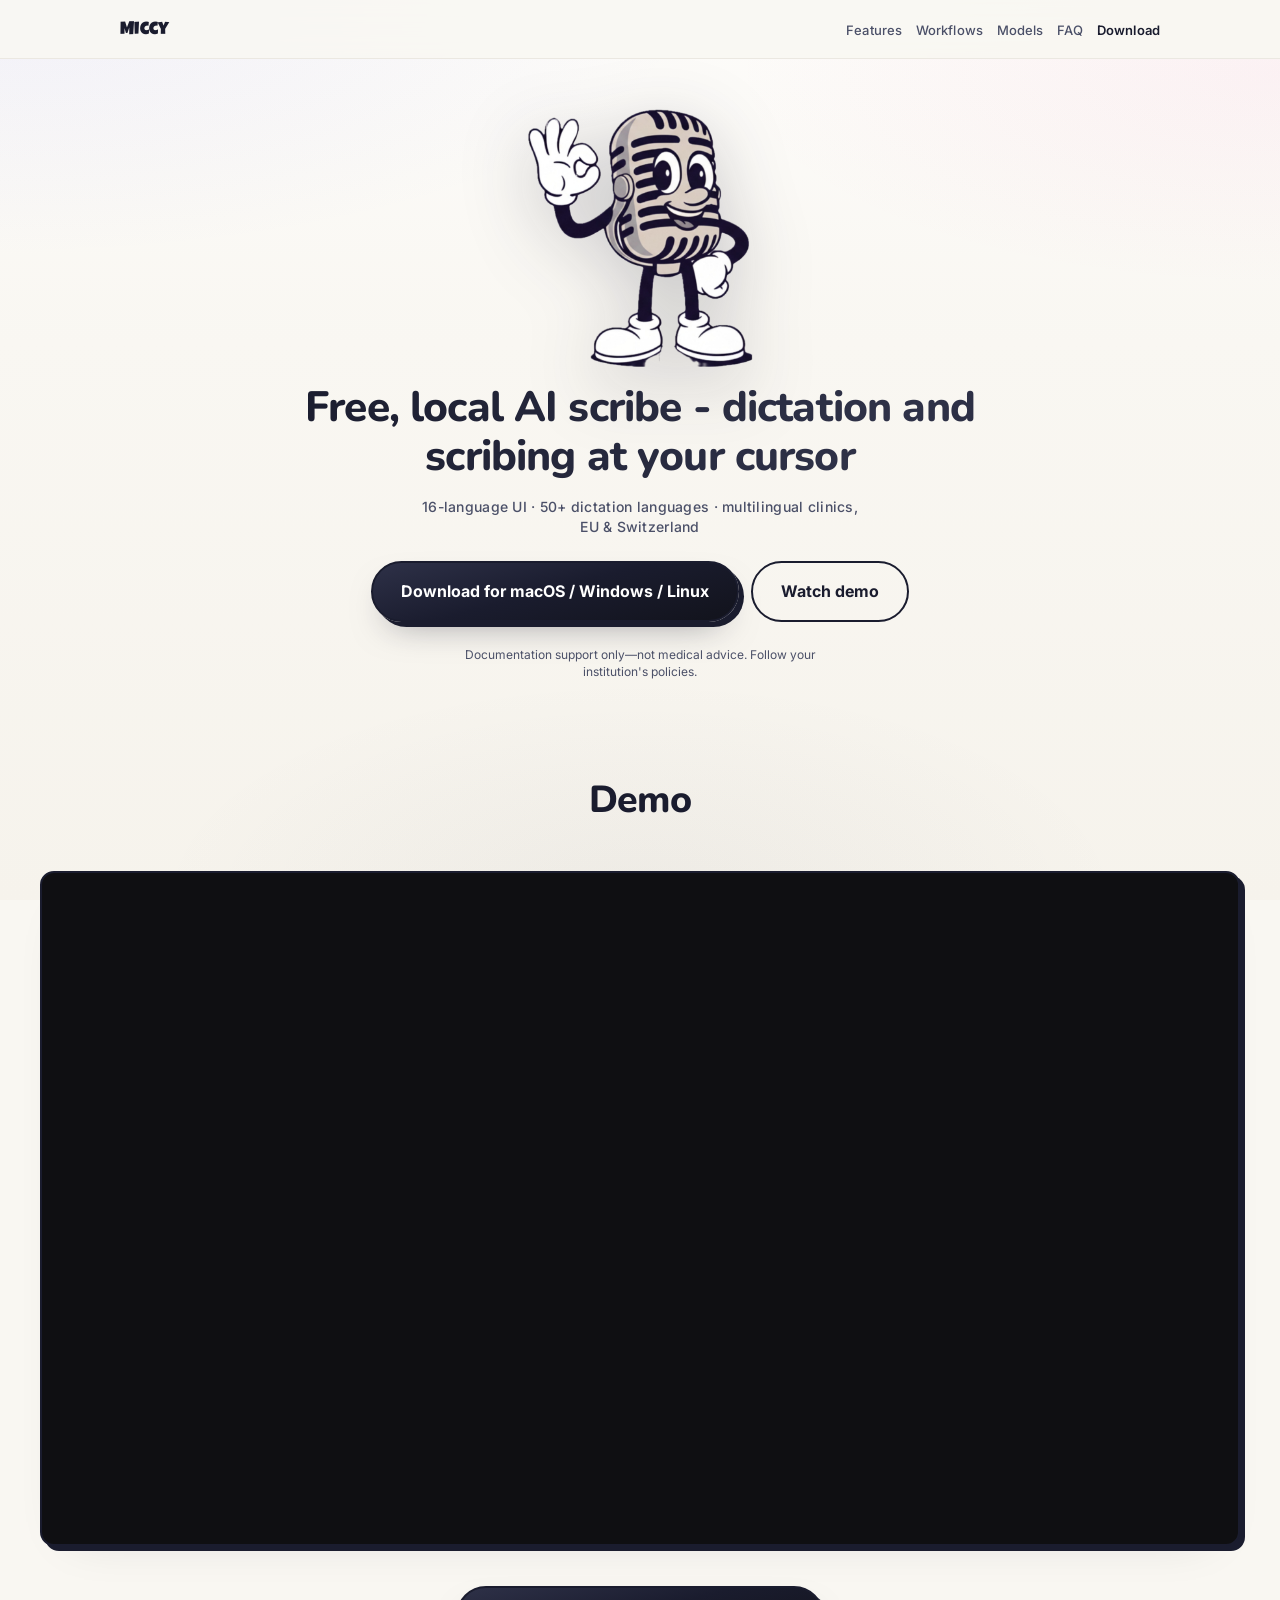
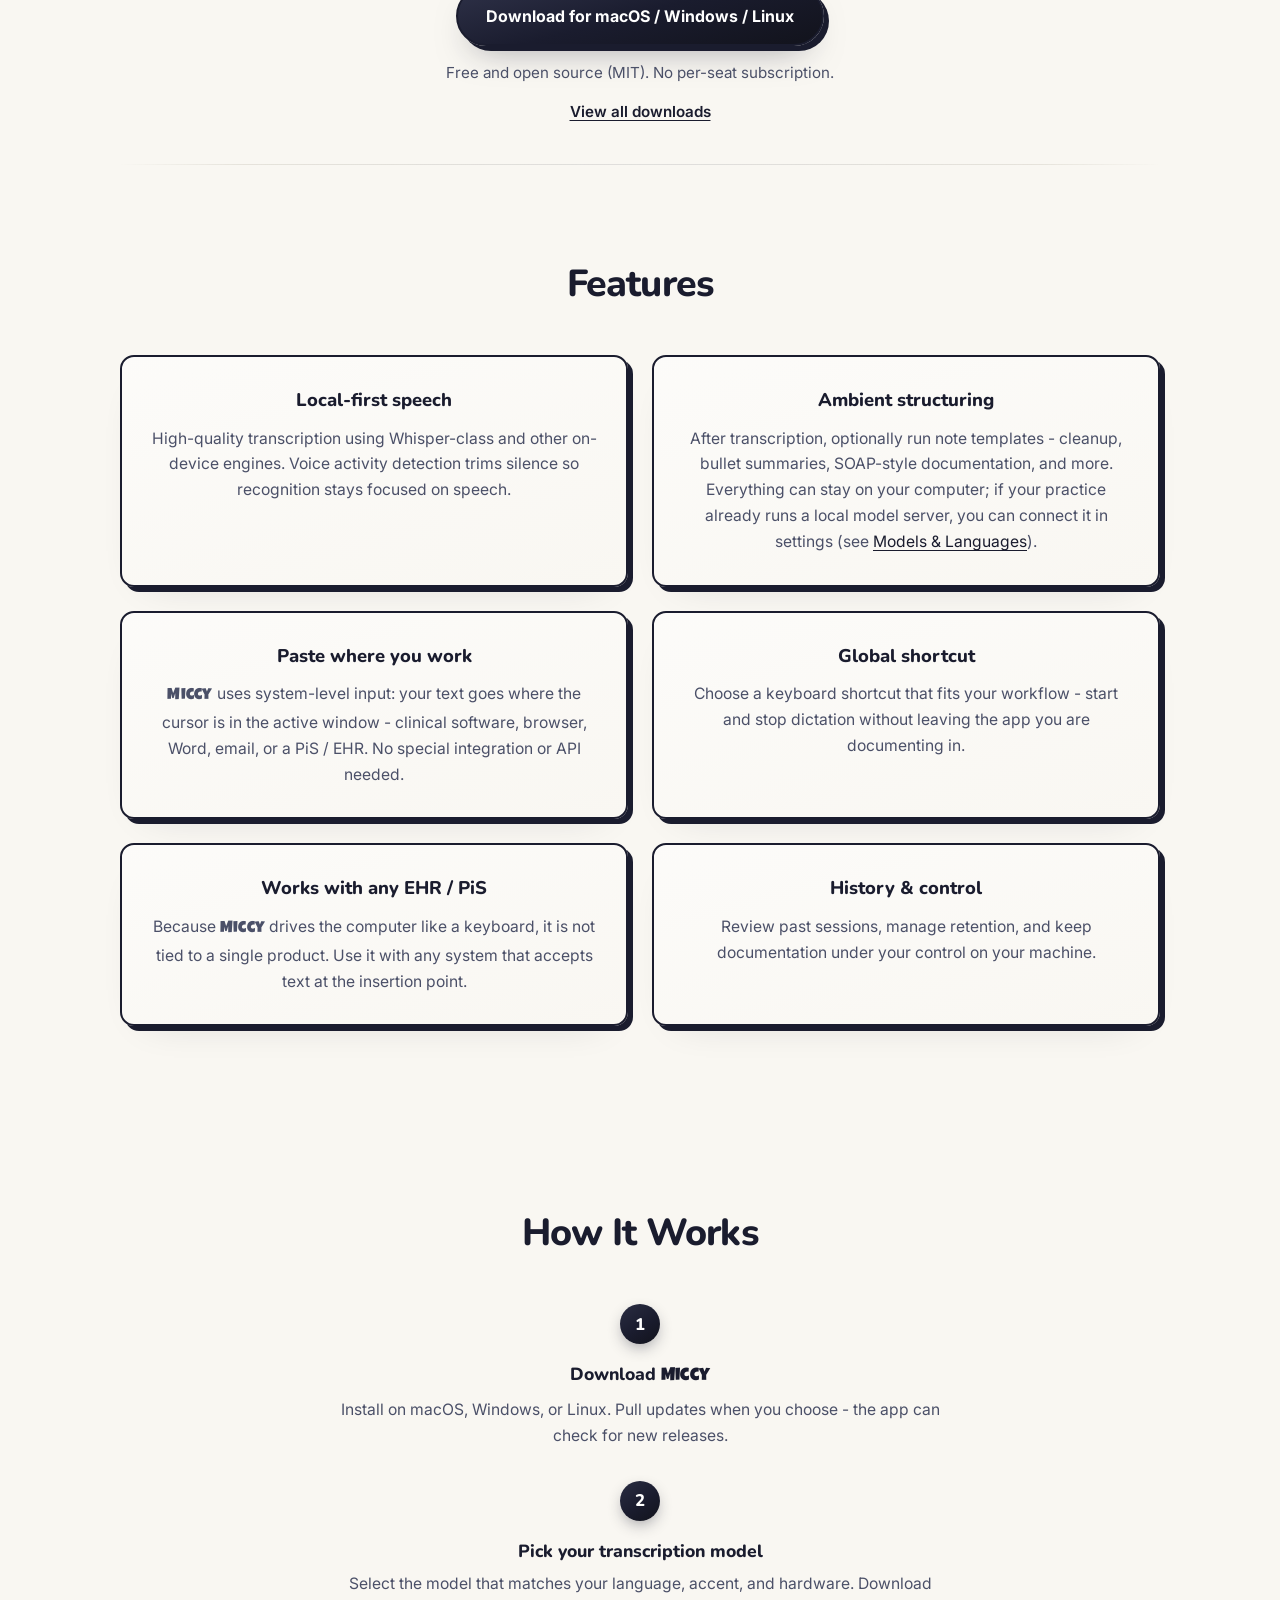
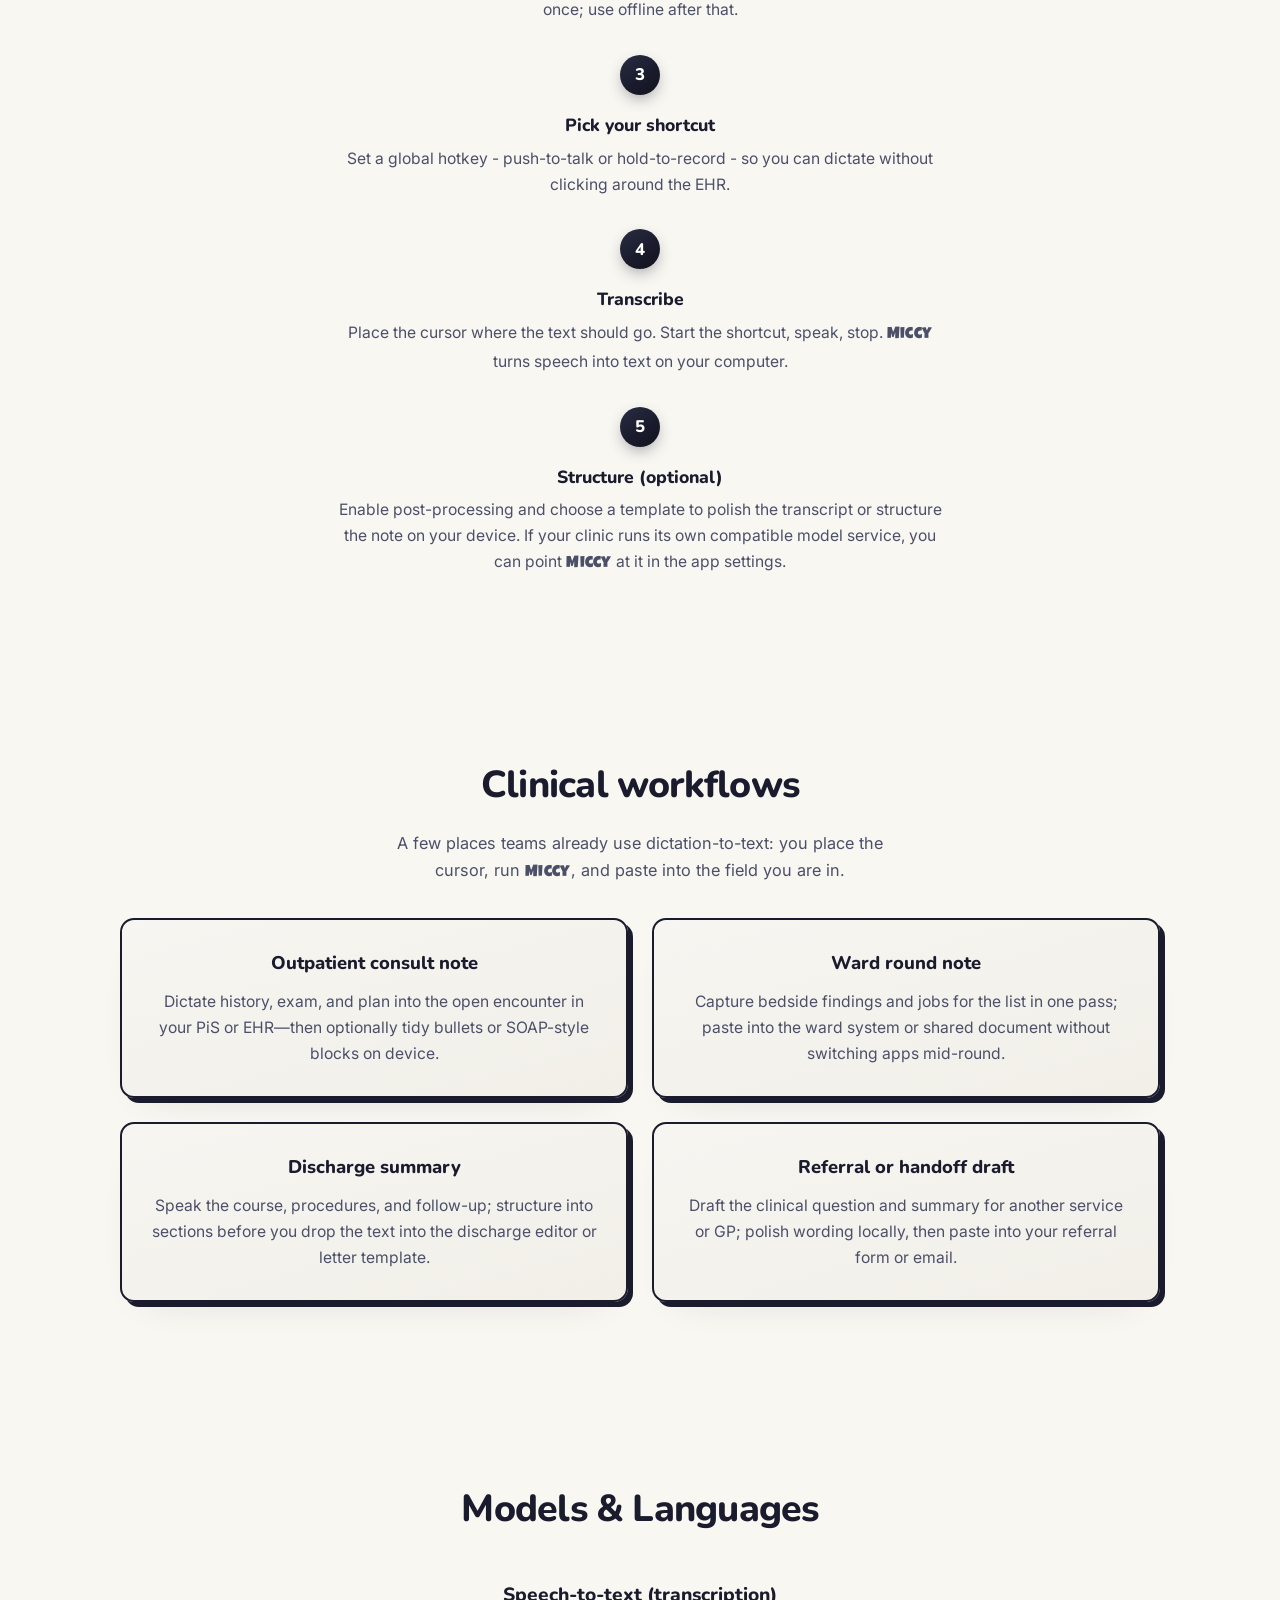
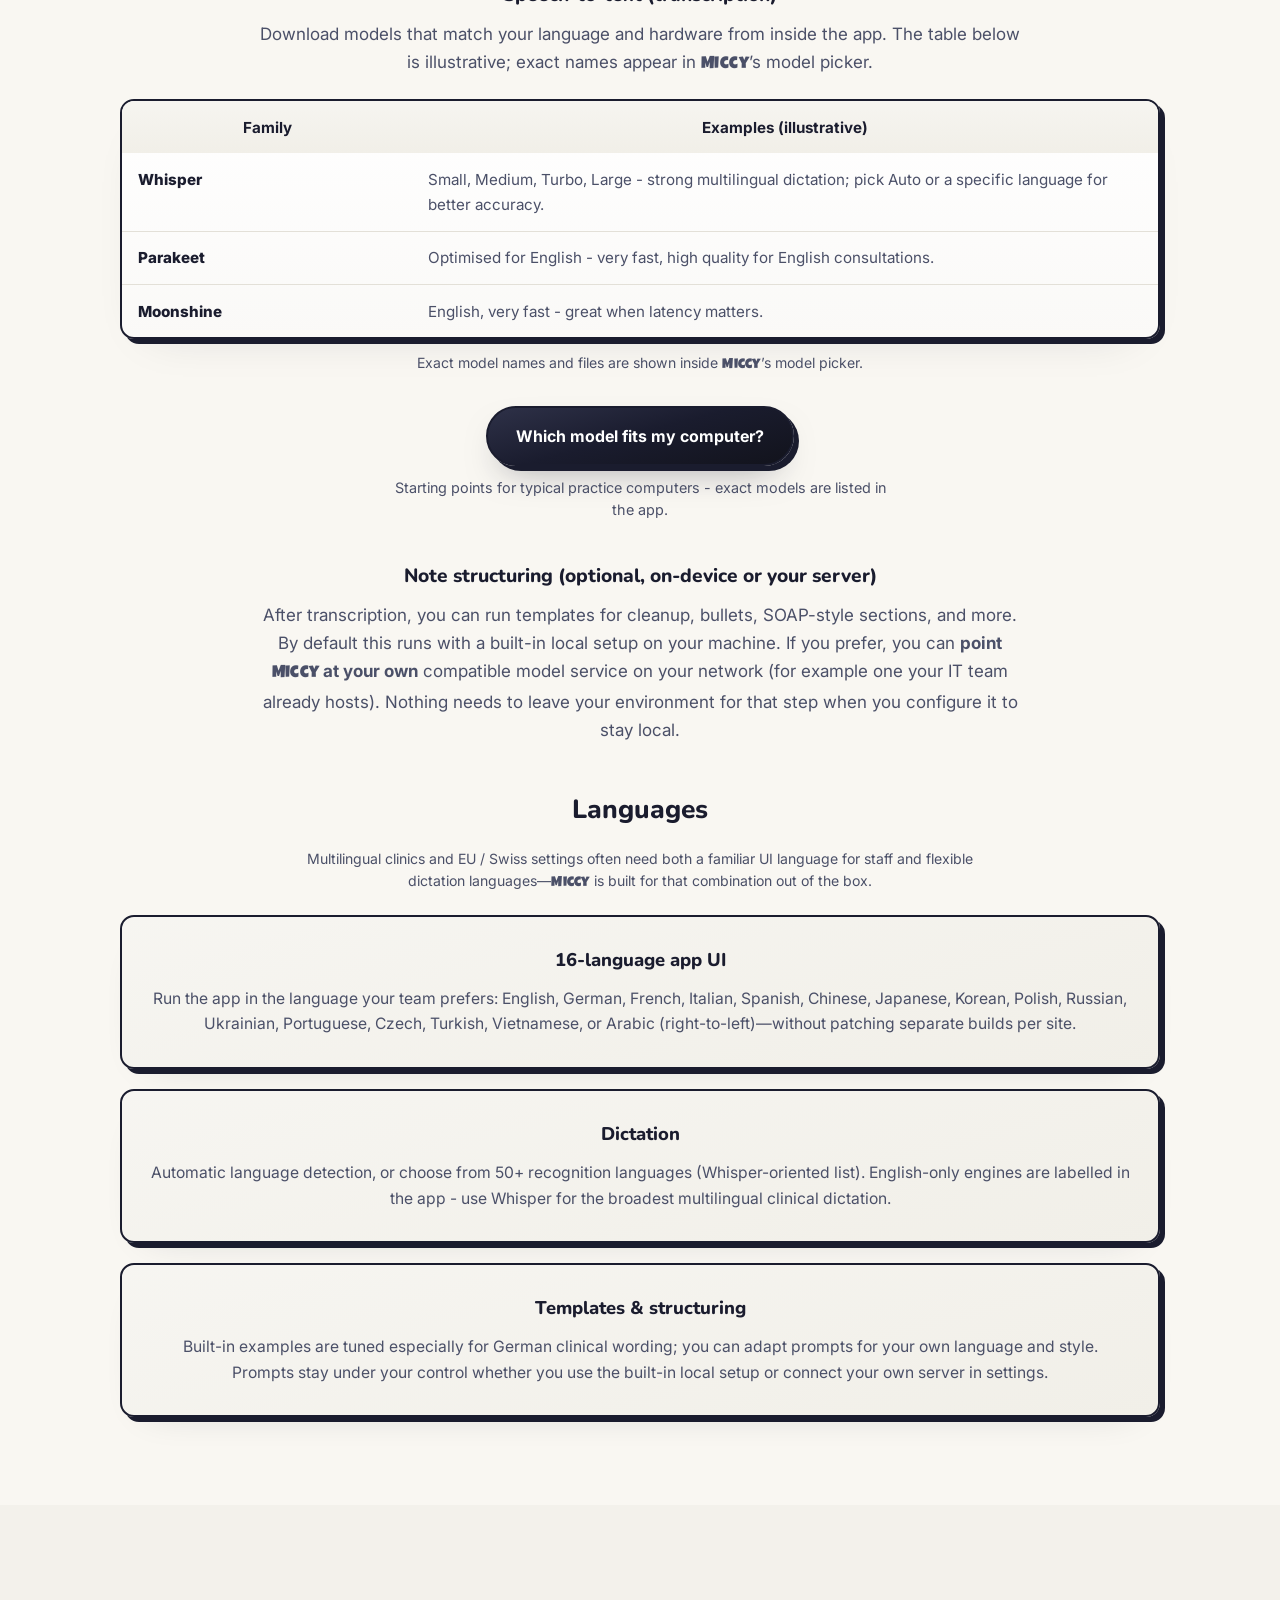
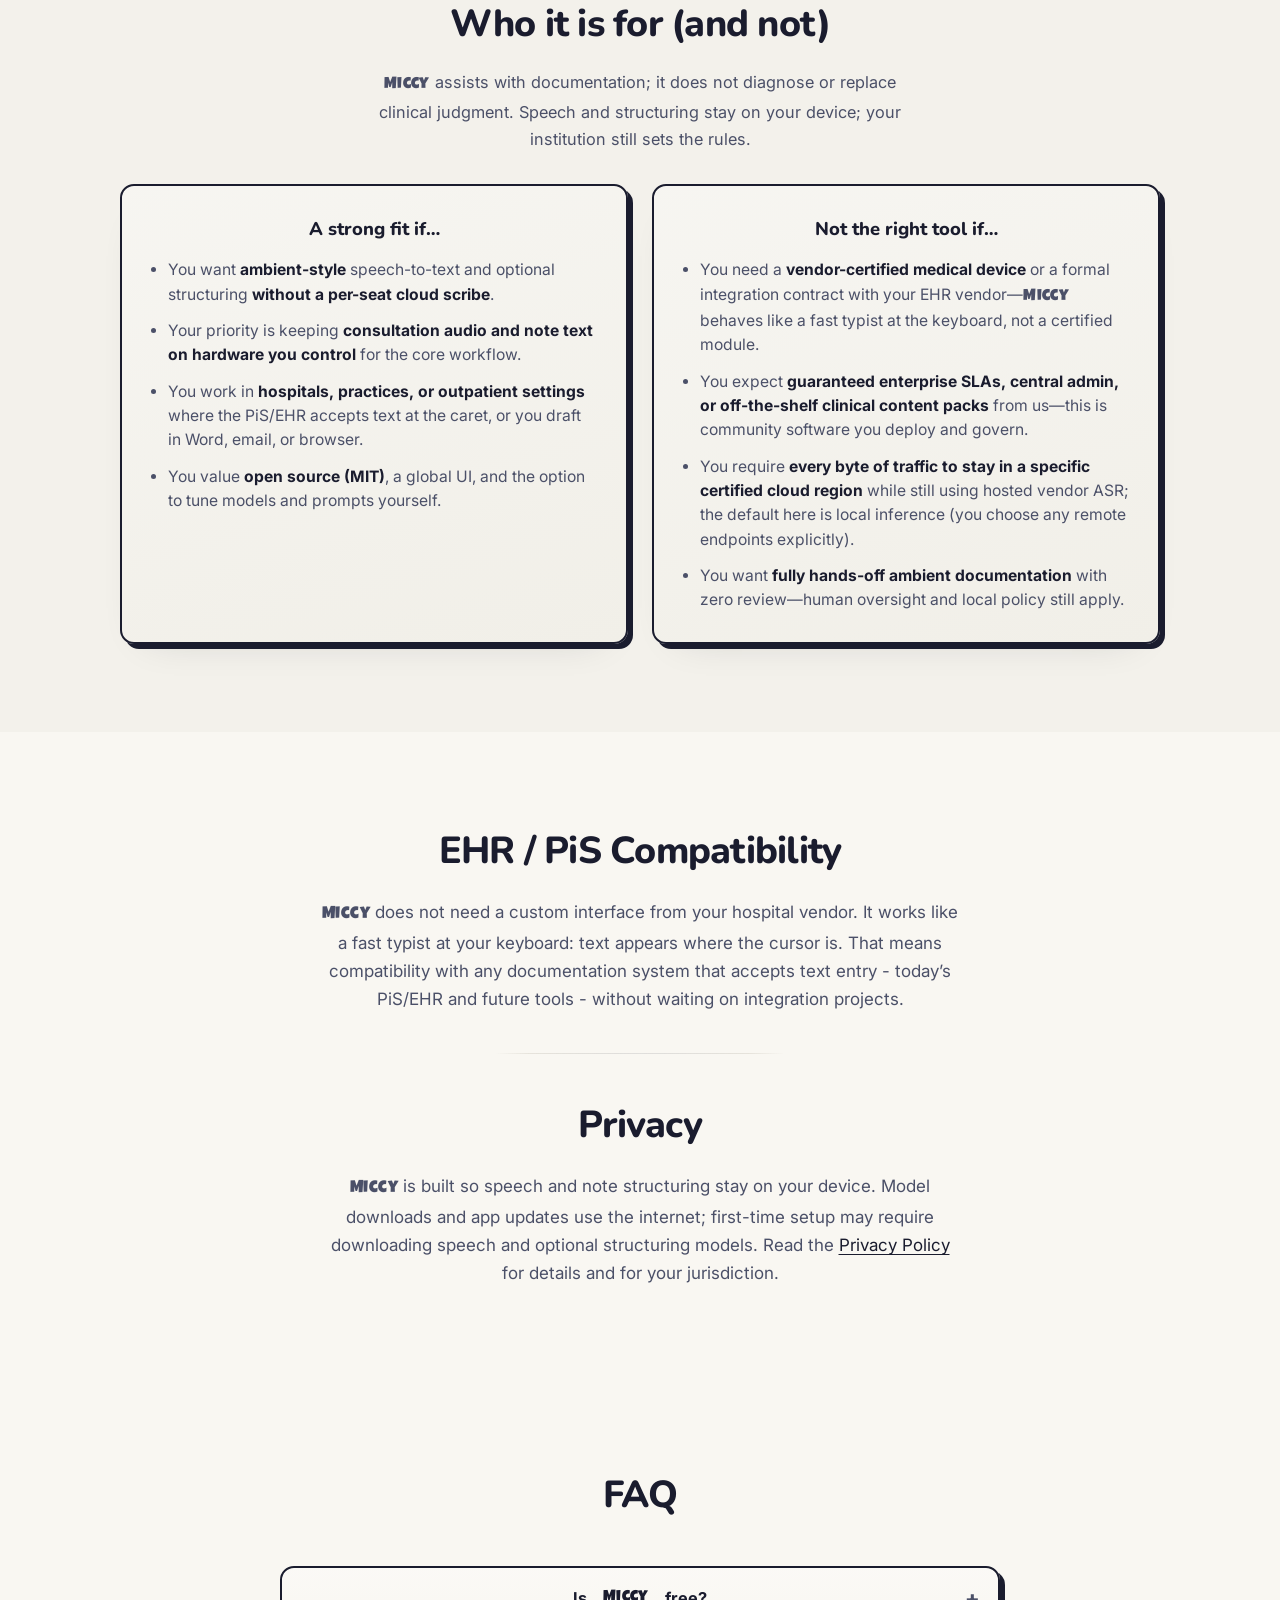
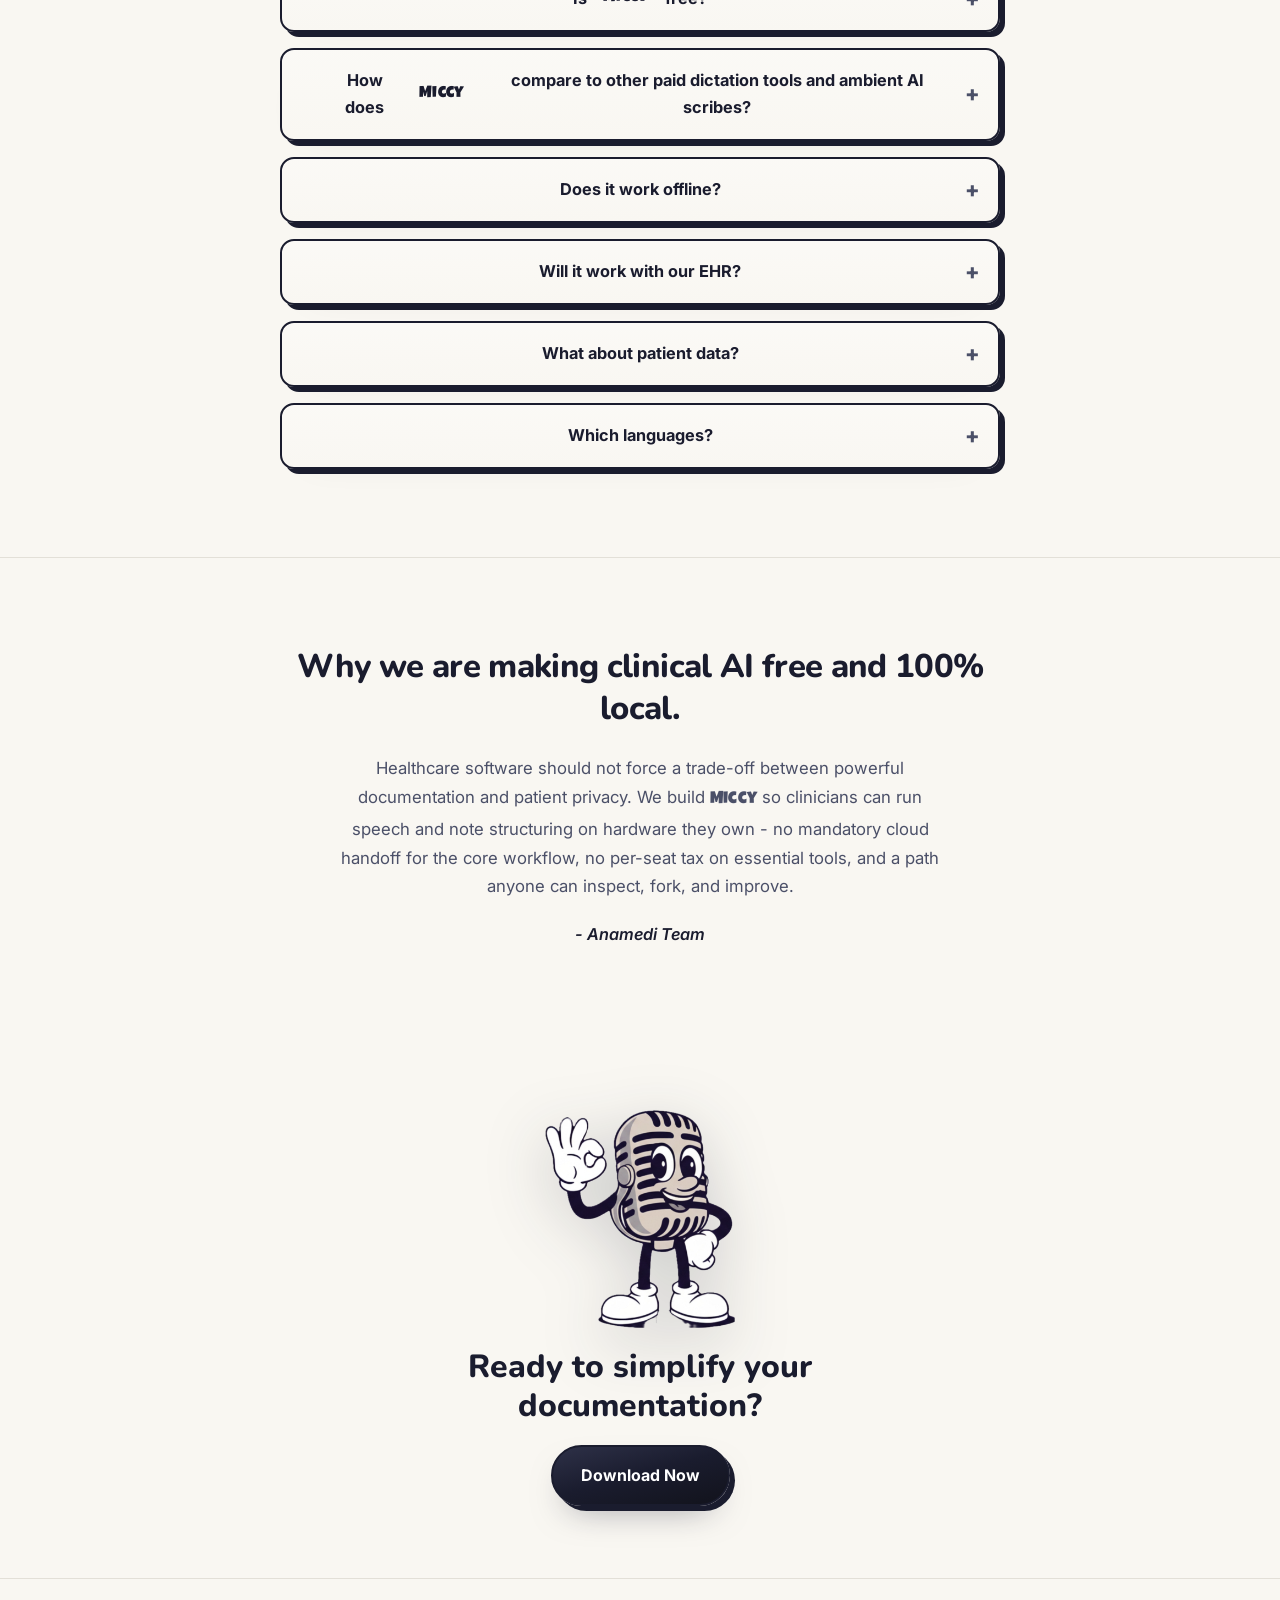
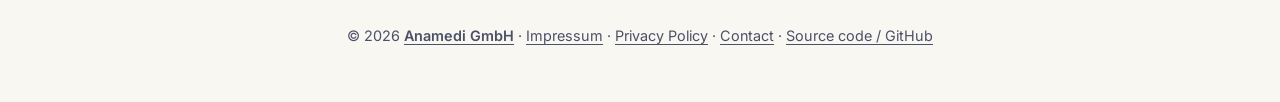
<file: index.html>
<!DOCTYPE html>
<html lang="en">
  <head>
    <meta charset="UTF-8" />
    <meta name="viewport" content="width=device-width, initial-scale=1" />
    <meta
      name="description"
      content="Miccy — free, open-source, 100% local ambient scribe for hospitals and doctors. macOS, Windows, Linux. App UI in 16 languages; speech models for 50+ languages."
    />
    <title>Miccy — Free, local AI scribe for dictation &amp; scribing</title>
    <!-- If you deploy under a path (e.g. GitHub Pages /repo/), prefix og/twitter image URLs with that base. -->
    <link rel="icon" href="assets/favicon.ico" sizes="any" type="image/x-icon" />
    <link rel="apple-touch-icon" href="assets/mascot.png" />
    <link rel="canonical" href="./" />
    <meta name="theme-color" content="#f9f7f2" />
    <meta name="author" content="Anamedi GmbH" />
    <meta name="application-name" content="Miccy" />
    <meta property="og:type" content="website" />
    <meta property="og:site_name" content="Miccy" />
    <meta property="og:title" content="Miccy — Free, local AI scribe for dictation &amp; scribing" />
    <meta
      property="og:description"
      content="Miccy — free, open-source, 100% local ambient scribe for hospitals and doctors. macOS, Windows, Linux. App UI in 16 languages; speech models for 50+ languages."
    />
    <meta property="og:image" content="assets/miccy-mascot.png" />
    <meta property="og:image:alt" content="Miccy mascot: a friendly vintage-style microphone character" />
    <meta name="twitter:card" content="summary_large_image" />
    <meta name="twitter:title" content="Miccy — Free, local AI scribe for dictation &amp; scribing" />
    <meta
      name="twitter:description"
      content="Miccy — free, open-source, 100% local ambient scribe for hospitals and doctors. macOS, Windows, Linux. App UI in 16 languages; speech models for 50+ languages."
    />
    <meta name="twitter:image" content="assets/miccy-mascot.png" />
    <link rel="preconnect" href="https://fonts.googleapis.com" />
    <link rel="preconnect" href="https://fonts.gstatic.com" crossorigin />
    <link
      href="https://fonts.googleapis.com/css2?family=Inter:wght@400;500;600;700&family=Luckiest+Guy&family=Nunito:wght@700;800&display=swap"
      rel="stylesheet"
    />
    <link rel="stylesheet" href="styles.css" />
    <!-- PostHog Analytics -->
    <script>
      !function(t,e){var o,n,p,r;e.__SV||(window.posthog=e,e._i=[],e.init=function(i,s,a){function g(t,e){var o=e.split(".");2==o.length&&(t=t[o[0]],e=o[1]),t[e]=function(){t.push([e].concat(Array.prototype.slice.call(arguments,0)))}}(p=t.createElement("script")).type="text/javascript",p.crossOrigin="anonymous",p.async=!0,p.src=s.api_host.replace(".i.posthog.com","-assets.i.posthog.com")+"/static/array.js",(r=t.getElementsByTagName("script")[0]).parentNode.insertBefore(p,r);var u=e;for(void 0!==a?u=e[a]=[]:a="posthog",u.people=u.people||[],u.toString=function(t){var e="posthog";return"posthog"!==a&&(e+="."+a),t||(e+=" (stub)"),e},u.people.toString=function(){return u.toString(1)+" (stub)"},o="capture identify alias people.set people.set_once set_config register register_once unregister opt_out_capturing has_opted_out_capturing opt_in_capturing reset isFeatureEnabled onFeatureFlags getFeatureFlag getFeatureFlagPayload reloadFeatureFlags group updateEarlyAccessFeatureEnrollment getEarlyAccessFeatures getActiveMatchingSurveys getSurveys onSessionId".split(" "),n=0;n<o.length;n++)g(u,o[n]);e._i.push([i,s,a])},e.__SV=1)}(document,window.posthog||[]);
      posthog.init("phc_xzdLBTiVTxyUzQHgn3ynP7k3FDv85g4mBmWkdNXBrC9d", {
        api_host: "https://eu.i.posthog.com",
        person_profiles: "identified_only"
      });
    </script>
  </head>
  <body>
    <a class="skip-link" href="#main">Skip to content</a>
    <header class="site-header">
      <div class="container site-header__inner">
        <a class="logo" href="index.html"><span class="brand">Miccy</span></a>
        <button
          class="nav-toggle"
          type="button"
          aria-expanded="false"
          aria-controls="site-nav"
        >
          <span class="nav-toggle__bar" aria-hidden="true"></span>
          <span class="nav-toggle__bar" aria-hidden="true"></span>
          <span class="nav-toggle__bar" aria-hidden="true"></span>
          <span class="visually-hidden">Menu</span>
        </button>
        <nav id="site-nav" class="site-nav" aria-label="Primary">
          <ul class="site-nav__list">
            <li><a href="#features">Features</a></li>
            <li><a href="#clinical-workflows">Workflows</a></li>
            <li><a href="#models-languages">Models</a></li>
            <li><a href="#faq">FAQ</a></li>
            <li><a href="download/" class="site-nav__emphasis">Download</a></li>
          </ul>
        </nav>
      </div>
    </header>

    <main id="main">
      <section class="hero section" aria-labelledby="hero-heading">
        <div class="container container--narrow hero__inner">
          <figure class="hero__mascot">
            <span class="mascot-bounce">
              <img
                src="assets/miccy-mascot.png"
                alt="Miccy mascot: a friendly vintage-style microphone character"
                width="360"
                height="360"
                loading="eager"
              />
            </span>
          </figure>
          <h1 id="hero-heading" class="hero__title">
            Free, local AI scribe - dictation and scribing at your cursor
          </h1>
          <p class="hero__sub">
            16-language UI · 50+ dictation languages · multilingual clinics, EU &amp; Switzerland
          </p>
          <div class="hero__actions">
            <a class="btn btn--primary" href="download/"
              >Download for macOS / Windows / Linux</a
            >
            <a class="btn btn--ghost" href="#demo">Watch demo</a>
          </div>
          <p class="hero__disclaimer">
            Documentation support only—not medical advice. Follow your institution's policies.
          </p>
        </div>
      </section>

      <section id="demo" class="section section--tight demo-section" aria-labelledby="demo-heading">
        <div class="container container--demo">
          <h2 id="demo-heading" class="section__title">Demo</h2>
          <div class="demo-section__video">
            <iframe
              title="Miccy product demo"
              src="https://player.vimeo.com/video/1184099830"
              loading="lazy"
              allow="autoplay; fullscreen; picture-in-picture; clipboard-write"
              allowfullscreen
              referrerpolicy="strict-origin-when-cross-origin"
            ></iframe>
          </div>
        </div>
      </section>

      <section id="download" class="download-cta section section--tight">
        <div class="container container--narrow download-cta__inner">
          <a class="btn btn--primary" href="download/"
            >Download for macOS / Windows / Linux</a
          >
          <p class="download-cta__note">
            Free and open source (MIT). No per-seat subscription.
          </p>
          <a class="text-link" href="download/">View all downloads</a>
        </div>
      </section>

      <div class="container">
        <hr class="rule" />
      </div>

      <section id="features" class="section" aria-labelledby="features-heading">
        <div class="container">
          <h2 id="features-heading" class="section__title">Features</h2>
          <div class="grid grid--2">
            <article class="card">
              <h3 class="card__title">Local-first speech</h3>
              <p class="card__text">
                High-quality transcription using Whisper-class and other
                on-device engines. Voice activity detection trims silence so
                recognition stays focused on speech.
              </p>
            </article>
            <article class="card">
              <h3 class="card__title">Ambient structuring</h3>
              <p class="card__text">
                After transcription, optionally run note templates - cleanup,
                bullet summaries, SOAP-style documentation, and more. Everything
                can stay on your computer; if your practice already runs a local
                model server, you can connect it in settings (see
                <a href="#models-languages" class="inline-link">Models &amp; Languages</a>).
              </p>
            </article>
            <article class="card">
              <h3 class="card__title">Paste where you work</h3>
              <p class="card__text">
                <span class="brand">Miccy</span> uses system-level input: your text goes where the cursor
                is in the active window - clinical software, browser, Word,
                email, or a PiS / EHR. No special integration or API needed.
              </p>
            </article>
            <article class="card">
              <h3 class="card__title">Global shortcut</h3>
              <p class="card__text">
                Choose a keyboard shortcut that fits your workflow - start and
                stop dictation without leaving the app you are documenting in.
              </p>
            </article>
            <article class="card">
              <h3 class="card__title">Works with any EHR / PiS</h3>
              <p class="card__text">
                Because <span class="brand">Miccy</span> drives the computer like a keyboard, it is not
                tied to a single product. Use it with any system that accepts
                text at the insertion point.
              </p>
            </article>
            <article class="card">
              <h3 class="card__title">History &amp; control</h3>
              <p class="card__text">
                Review past sessions, manage retention, and keep documentation
                under your control on your machine.
              </p>
            </article>
          </div>
        </div>
      </section>

      <section
        id="how-it-works"
        class="section"
        aria-labelledby="how-heading"
      >
        <div class="container container--steps">
          <h2 id="how-heading" class="section__title">How It Works</h2>
          <ol class="steps">
            <li class="steps__item">
              <div class="steps__num" aria-hidden="true">1</div>
              <div class="steps__body">
                <h3 class="steps__title">Download <span class="brand">Miccy</span></h3>
                <p>
                  Install on macOS, Windows, or Linux. Pull updates when you
                  choose - the app can check for new releases.
                </p>
              </div>
            </li>
            <li class="steps__item">
              <div class="steps__num" aria-hidden="true">2</div>
              <div class="steps__body">
                <h3 class="steps__title">Pick your transcription model</h3>
                <p>
                  Select the model that matches your language, accent, and
                  hardware. Download once; use offline after that.
                </p>
              </div>
            </li>
            <li class="steps__item">
              <div class="steps__num" aria-hidden="true">3</div>
              <div class="steps__body">
                <h3 class="steps__title">Pick your shortcut</h3>
                <p>
                  Set a global hotkey - push-to-talk or hold-to-record - so you
                  can dictate without clicking around the EHR.
                </p>
              </div>
            </li>
            <li class="steps__item">
              <div class="steps__num" aria-hidden="true">4</div>
              <div class="steps__body">
                <h3 class="steps__title">Transcribe</h3>
                <p>
                  Place the cursor where the text should go. Start the shortcut,
                  speak, stop. <span class="brand">Miccy</span> turns speech into text on your computer.
                </p>
              </div>
            </li>
            <li class="steps__item">
              <div class="steps__num" aria-hidden="true">5</div>
              <div class="steps__body">
                <h3 class="steps__title">Structure (optional)</h3>
                <p>
                  Enable post-processing and choose a template to polish the
                  transcript or structure the note on your device. If your clinic
                  runs its own compatible model service, you can point
                  <span class="brand">Miccy</span> at it in the app settings.
                </p>
              </div>
            </li>
          </ol>
        </div>
      </section>

      <section
        id="clinical-workflows"
        class="section"
        aria-labelledby="workflows-heading"
      >
        <div class="container">
          <h2 id="workflows-heading" class="section__title">Clinical workflows</h2>
          <p class="section__intro section__intro--narrow">
            A few places teams already use dictation-to-text: you place the cursor,
            run <span class="brand">Miccy</span>, and paste into the field you are in.
          </p>
          <div class="grid grid--2">
            <article class="card card--soft">
              <h3 class="card__title">Outpatient consult note</h3>
              <p class="card__text">
                Dictate history, exam, and plan into the open encounter in your PiS
                or EHR—then optionally tidy bullets or SOAP-style blocks on device.
              </p>
            </article>
            <article class="card card--soft">
              <h3 class="card__title">Ward round note</h3>
              <p class="card__text">
                Capture bedside findings and jobs for the list in one pass; paste
                into the ward system or shared document without switching apps mid-round.
              </p>
            </article>
            <article class="card card--soft">
              <h3 class="card__title">Discharge summary</h3>
              <p class="card__text">
                Speak the course, procedures, and follow-up; structure into sections
                before you drop the text into the discharge editor or letter template.
              </p>
            </article>
            <article class="card card--soft">
              <h3 class="card__title">Referral or handoff draft</h3>
              <p class="card__text">
                Draft the clinical question and summary for another service or GP;
                polish wording locally, then paste into your referral form or email.
              </p>
            </article>
          </div>
        </div>
      </section>

      <section
        id="models-languages"
        class="section"
        aria-labelledby="models-heading"
      >
        <div class="container">
          <h2 id="models-heading" class="section__title">Models &amp; Languages</h2>
          <div class="prose-block">
            <h3 class="prose-block__title">Speech-to-text (transcription)</h3>
            <p>
              Download models that match your language and hardware from inside
              the app. The table below is illustrative; exact names appear in
              <span class="brand">Miccy</span>’s model picker.
            </p>
          </div>
          <div class="table-wrap">
            <table class="data-table">
              <thead>
                <tr>
                  <th scope="col">Family</th>
                  <th scope="col">Examples (illustrative)</th>
                </tr>
              </thead>
              <tbody>
                <tr>
                  <th scope="row">Whisper</th>
                  <td>
                    Small, Medium, Turbo, Large - strong multilingual dictation;
                    pick Auto or a specific language for better accuracy.
                  </td>
                </tr>
                <tr>
                  <th scope="row">Parakeet</th>
                  <td>
                    Optimised for English - very fast, high quality for English
                    consultations.
                  </td>
                </tr>
                <tr>
                  <th scope="row">Moonshine</th>
                  <td>
                    English, very fast - great when latency matters.
                  </td>
                </tr>
              </tbody>
            </table>
          </div>
          <p class="fine-print">
            Exact model names and files are shown inside <span class="brand">Miccy</span>’s model picker.
          </p>
          <div class="models-guide-cta">
            <a class="btn btn--primary" href="models-guide/"
              >Which model fits my computer?</a
            >
            <p class="models-guide-cta__hint">
              Starting points for typical practice computers - exact models are
              listed in the app.
            </p>
          </div>
          <div class="prose-block prose-block--spaced">
            <h3 class="prose-block__title">
              Note structuring (optional, on-device or your server)
            </h3>
            <p>
              After transcription, you can run templates for cleanup, bullets,
              SOAP-style sections, and more. By default this runs with a
              built-in local setup on your machine. If you prefer, you can
              <strong>point <span class="brand">Miccy</span> at your own</strong> compatible model service on
              your network (for example one your IT team already hosts). Nothing
              needs to leave your environment for that step when you configure it
              to stay local.
            </p>
          </div>
          <h3 class="subsection-title" id="languages-heading">Languages</h3>
          <p class="fine-print fine-print--languages">
            Multilingual clinics and EU / Swiss settings often need both a familiar
            UI language for staff and flexible dictation languages—<span class="brand">Miccy</span> is built
            for that combination out of the box.
          </p>
          <div class="stack stack--cards">
            <article class="card card--soft">
              <h4 class="card__title">16-language app UI</h4>
              <p class="card__text">
                Run the app in the language your team prefers: English, German, French,
                Italian, Spanish, Chinese, Japanese, Korean, Polish, Russian,
                Ukrainian, Portuguese, Czech, Turkish, Vietnamese, or Arabic
                (right-to-left)—without patching separate builds per site.
              </p>
            </article>
            <article class="card card--soft">
              <h4 class="card__title">Dictation</h4>
              <p class="card__text">
                Automatic language detection, or choose from 50+ recognition
                languages (Whisper-oriented list). English-only engines are
                labelled in the app - use Whisper for the broadest multilingual
                clinical dictation.
              </p>
            </article>
            <article class="card card--soft">
              <h4 class="card__title">Templates &amp; structuring</h4>
              <p class="card__text">
                Built-in examples are tuned especially for German clinical
                wording; you can adapt prompts for your own language and style.
                Prompts stay under your control whether you use the built-in local
                setup or connect your own server in settings.
              </p>
            </article>
          </div>
        </div>
      </section>

      <section
        id="who-its-for"
        class="section section--who"
        aria-labelledby="who-heading"
      >
        <div class="container">
          <h2 id="who-heading" class="section__title">Who it is for (and not)</h2>
          <p class="section__intro section__intro--narrow">
            <span class="brand">Miccy</span> assists with documentation; it does not diagnose or replace
            clinical judgment. Speech and structuring stay on your device; your
            institution still sets the rules.
          </p>
          <div class="grid grid--2 who-grid">
            <article class="card card--soft who-grid__card">
              <h3 class="card__title">A strong fit if…</h3>
              <ul class="who-grid__list">
                <li>
                  You want <strong>ambient-style</strong> speech-to-text and optional
                  structuring <strong>without a per-seat cloud scribe</strong>.
                </li>
                <li>
                  Your priority is keeping <strong>consultation audio and note text on
                  hardware you control</strong> for the core workflow.
                </li>
                <li>
                  You work in <strong>hospitals, practices, or outpatient settings</strong>
                  where the PiS/EHR accepts text at the caret, or you draft in Word,
                  email, or browser.
                </li>
                <li>
                  You value <strong>open source (MIT)</strong>, a global UI, and the option
                  to tune models and prompts yourself.
                </li>
              </ul>
            </article>
            <article class="card card--soft who-grid__card who-grid__card--muted">
              <h3 class="card__title">Not the right tool if…</h3>
              <ul class="who-grid__list">
                <li>
                  You need a <strong>vendor-certified medical device</strong> or a formal
                  integration contract with your EHR vendor—<span class="brand">Miccy</span> behaves like a
                  fast typist at the keyboard, not a certified module.
                </li>
                <li>
                  You expect <strong>guaranteed enterprise SLAs, central admin, or
                  off-the-shelf clinical content packs</strong> from us—this is community
                  software you deploy and govern.
                </li>
                <li>
                  You require <strong>every byte of traffic to stay in a specific
                  certified cloud region</strong> while still using hosted vendor ASR;
                  the default here is local inference (you choose any remote endpoints
                  explicitly).
                </li>
                <li>
                  You want <strong>fully hands-off ambient documentation</strong> with zero
                  review—human oversight and local policy still apply.
                </li>
              </ul>
            </article>
          </div>
        </div>
      </section>

      <section id="privacy" class="section prose-section" aria-labelledby="ehr-heading">
        <div class="container container--narrow">
          <h2 id="ehr-heading" class="section__title">
            EHR / PiS Compatibility
          </h2>
          <p class="centered-prose">
            <span class="brand">Miccy</span> does not need a custom interface from your hospital vendor.
            It works like a fast typist at your keyboard: text appears where the
            cursor is. That means compatibility with any documentation system
            that accepts text entry - today’s PiS/EHR and future tools - without
            waiting on integration projects.
          </p>
          <hr class="rule rule--short" />
          <h2 class="section__title" id="privacy-subheading">
            Privacy
          </h2>
          <p class="centered-prose">
            <span class="brand">Miccy</span> is built so speech and note structuring stay on your
            device. Model downloads and app updates use the internet; first-time setup
            may require downloading speech and optional structuring models. Read the
            <a href="privacy/" class="inline-link">Privacy Policy</a> for details and
            for your jurisdiction.
          </p>
        </div>
      </section>

      <section id="faq" class="section" aria-labelledby="faq-heading">
        <div class="container container--faq">
          <h2 id="faq-heading" class="section__title">FAQ</h2>
          <div class="faq">
            <details class="faq__item">
              <summary class="faq__summary">Is <span class="brand">Miccy</span> free?</summary>
              <div class="faq__panel">
                <p>
                  <span class="brand">Miccy</span> is free and open source under the MIT license. You may
                  still choose to download third-party models under their own
                  terms from within the app.
                </p>
              </div>
            </details>
            <details class="faq__item">
              <summary class="faq__summary">
                How does <span class="brand">Miccy</span> compare to other paid dictation tools and ambient AI scribes?
              </summary>
              <div class="faq__panel">
                <p>
                  Established <strong>paid medical dictation</strong> products are
                  typically licensed per seat, often at enterprise scale. Modern
                  <strong>ambient AI scribes</strong> usually charge a subscription
                  and run your audio through vendor-managed cloud infrastructure.
                  <span class="brand">Miccy</span> targets teams and individuals who want a
                  <strong>free, MIT-licensed</strong> path with
                  <strong>local processing on your machine</strong>—you trade
                  vendor-managed polish for control, transparency, and no per-seat
                  bill.
                </p>
              </div>
            </details>
            <details class="faq__item">
              <summary class="faq__summary">Does it work offline?</summary>
              <div class="faq__panel">
                <p>
                  After models are downloaded, core transcription and on-device
                  structuring can run without a network connection. Updates and
                  model downloads need the internet.
                </p>
              </div>
            </details>
            <details class="faq__item">
              <summary class="faq__summary">Will it work with our EHR?</summary>
              <div class="faq__panel">
                <p>
                  <span class="brand">Miccy</span> types into the focused field like a keyboard. If your
                  EHR or PiS accepts text at the caret, <span class="brand">Miccy</span> can paste there
                  without vendor-specific integration.
                </p>
              </div>
            </details>
            <details class="faq__item">
              <summary class="faq__summary">What about patient data?</summary>
              <div class="faq__panel">
                <p>
                  Audio and transcripts are processed on your machine. Your
                  organisation’s policies and logging tools still apply—treat
                  workstations like any other clinical endpoint.
                </p>
              </div>
            </details>
            <details class="faq__item">
              <summary class="faq__summary">Which languages?</summary>
              <div class="faq__panel">
                <p>
                  The app UI is available in 16 languages. For dictation, pick
                  from 50+ recognition languages or automatic detection, with
                  Whisper offering the broadest multilingual coverage. See
                  <a href="#languages-heading">Languages</a> above for detail.
                </p>
              </div>
            </details>
          </div>
        </div>
      </section>

      <section
        id="manifesto"
        class="section manifesto"
        aria-labelledby="manifesto-heading"
      >
        <div class="container container--narrow manifesto__inner">
          <h2 id="manifesto-heading" class="manifesto__hook">
            Why we are making clinical AI free and 100% local.
          </h2>
          <div class="manifesto__body">
            <p>
              Healthcare software should not force a trade-off between powerful
              documentation and patient privacy. We build <span class="brand">Miccy</span> so clinicians can
              run speech and note structuring on hardware they own - no mandatory
              cloud handoff for the core workflow, no per-seat tax on essential
              tools, and a path anyone can inspect, fork, and improve.
            </p>
            <p class="manifesto__sig">- Anamedi Team</p>
          </div>
        </div>
      </section>

      <section class="section section--final-cta" aria-labelledby="final-cta-heading">
        <div class="container container--narrow final-cta">
          <figure class="final-cta__mascot">
            <span class="mascot-bounce">
              <img
                src="assets/miccy-mascot.png"
                alt=""
                width="220"
                height="220"
                loading="lazy"
                decoding="async"
              />
            </span>
          </figure>
          <h2 id="final-cta-heading" class="final-cta__title">
            Ready to simplify your documentation?
          </h2>
          <a class="btn btn--primary" href="download/">Download Now</a>
        </div>
      </section>
    </main>

    <footer class="site-footer">
      <div class="container site-footer__inner">
        <p class="site-footer__line">
          © 2026
          <a
            href="https://anamedi.com"
            rel="noopener noreferrer"
            class="site-footer__company"
            >Anamedi GmbH</a
          >
          ·
          <a href="impressum/">Impressum</a>
          ·
          <a href="privacy/">Privacy Policy</a>
          ·
          <a href="mailto:info@anamedi.com">Contact</a>
          ·
          <a
            href="https://github.com/anamedi-ch/Miccy_app"
            class="miccy-github-source"
            rel="noopener noreferrer"
            target="_blank"
            >Source code / GitHub</a>
        </p>
      </div>
    </footer>

    <script src="main.js"></script>
  </body>
</html>
</file>
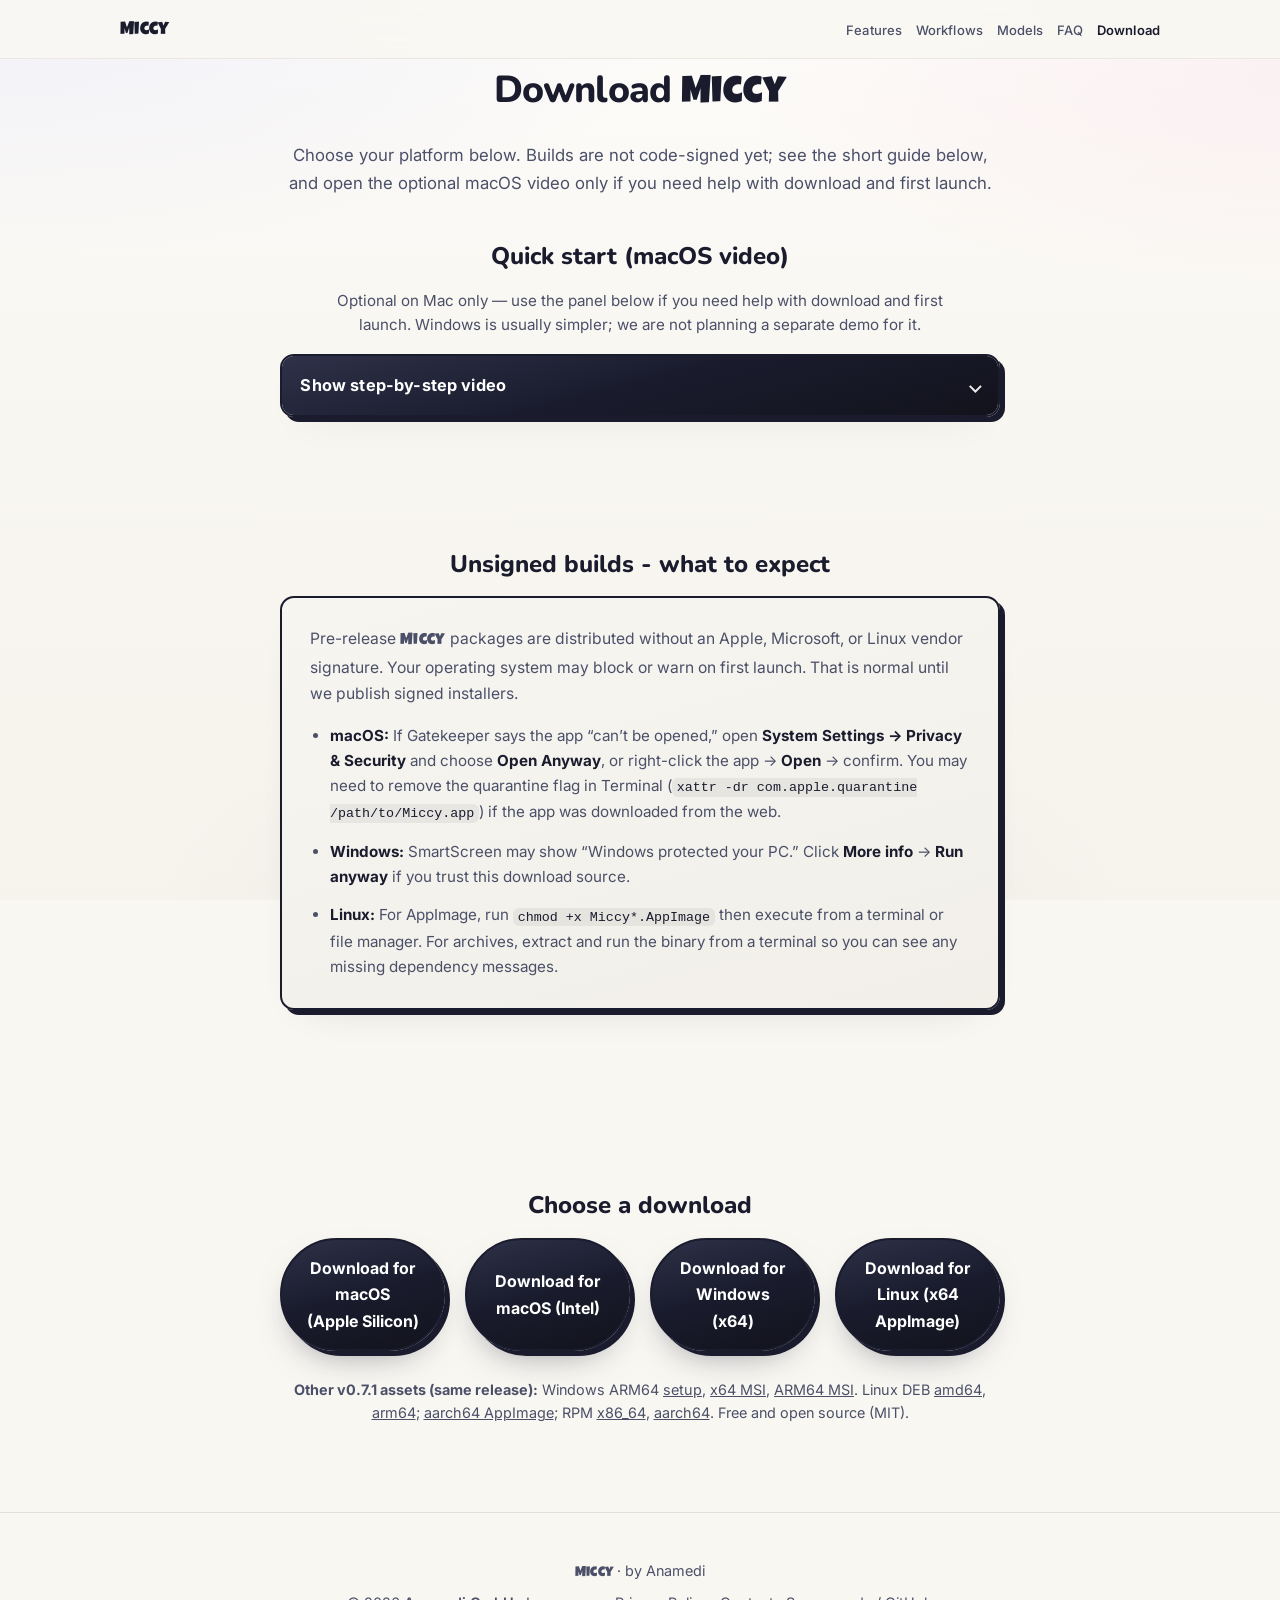
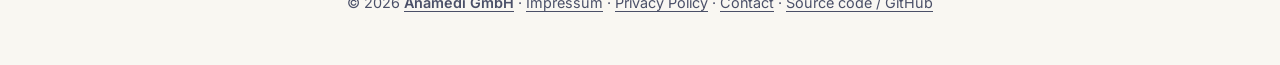
<file: download/index.html>
<!DOCTYPE html>
<html lang="en">
  <head>
    <meta charset="UTF-8" />
    <meta name="viewport" content="width=device-width, initial-scale=1" />
    <!--
      Optional extra download stats (see main.js): Plausible, gtag, or meta
      miccy-download-tracker for sendBeacon to your own URL. PostHog is in head.
    -->
    <!-- <meta name="miccy-download-tracker" content="https://example.com/api/download-log" /> -->
    <meta
      name="description"
      content="Download Miccy for macOS, Windows, or Linux. Quick tutorial for running unsigned builds."
    />
    <title>Download Miccy</title>
    <link rel="icon" href="../assets/favicon.ico" sizes="any" type="image/x-icon" />
    <link rel="apple-touch-icon" href="../assets/mascot.png" />
    <link rel="canonical" href="./" />
    <meta name="theme-color" content="#f9f7f2" />
    <meta name="author" content="Anamedi GmbH" />
    <meta name="application-name" content="Miccy" />
    <meta property="og:type" content="website" />
    <meta property="og:site_name" content="Miccy" />
    <meta property="og:title" content="Download Miccy" />
    <meta
      property="og:description"
      content="Download Miccy for macOS, Windows, or Linux. Quick tutorial for running unsigned builds."
    />
    <meta property="og:image" content="../assets/miccy-mascot.png" />
    <meta property="og:image:alt" content="Miccy mascot: a friendly vintage-style microphone character" />
    <meta name="twitter:card" content="summary_large_image" />
    <meta name="twitter:title" content="Download Miccy" />
    <meta
      name="twitter:description"
      content="Download Miccy for macOS, Windows, or Linux. Quick tutorial for running unsigned builds."
    />
    <meta name="twitter:image" content="../assets/miccy-mascot.png" />
    <link rel="preconnect" href="https://fonts.googleapis.com" />
    <link rel="preconnect" href="https://fonts.gstatic.com" crossorigin />
    <link
      href="https://fonts.googleapis.com/css2?family=Inter:wght@400;500;600;700&family=Luckiest+Guy&family=Nunito:wght@700;800&display=swap"
      rel="stylesheet"
    />
    <link rel="stylesheet" href="../styles.css" />
    <!-- PostHog Analytics -->
    <script>
      !function(t,e){var o,n,p,r;e.__SV||(window.posthog=e,e._i=[],e.init=function(i,s,a){function g(t,e){var o=e.split(".");2==o.length&&(t=t[o[0]],e=o[1]),t[e]=function(){t.push([e].concat(Array.prototype.slice.call(arguments,0)))}}(p=t.createElement("script")).type="text/javascript",p.crossOrigin="anonymous",p.async=!0,p.src=s.api_host.replace(".i.posthog.com","-assets.i.posthog.com")+"/static/array.js",(r=t.getElementsByTagName("script")[0]).parentNode.insertBefore(p,r);var u=e;for(void 0!==a?u=e[a]=[]:a="posthog",u.people=u.people||[],u.toString=function(t){var e="posthog";return"posthog"!==a&&(e+="."+a),t||(e+=" (stub)"),e},u.people.toString=function(){return u.toString(1)+" (stub)"},o="capture identify alias people.set people.set_once set_config register register_once unregister opt_out_capturing has_opted_out_capturing opt_in_capturing reset isFeatureEnabled onFeatureFlags getFeatureFlag getFeatureFlagPayload reloadFeatureFlags group updateEarlyAccessFeatureEnrollment getEarlyAccessFeatures getActiveMatchingSurveys getSurveys onSessionId".split(" "),n=0;n<o.length;n++)g(u,o[n]);e._i.push([i,s,a])},e.__SV=1)}(document,window.posthog||[]);
      posthog.init("phc_xzdLBTiVTxyUzQHgn3ynP7k3FDv85g4mBmWkdNXBrC9d", {
        api_host: "https://eu.i.posthog.com",
        person_profiles: "identified_only"
      });
    </script>
  </head>
  <body>
    <a class="skip-link" href="#main">Skip to content</a>
    <header class="site-header">
      <div class="container site-header__inner">
        <a class="logo" href="../index.html"><span class="brand">Miccy</span></a>
        <button
          class="nav-toggle"
          type="button"
          aria-expanded="false"
          aria-controls="site-nav"
        >
          <span class="nav-toggle__bar" aria-hidden="true"></span>
          <span class="nav-toggle__bar" aria-hidden="true"></span>
          <span class="nav-toggle__bar" aria-hidden="true"></span>
          <span class="visually-hidden">Menu</span>
        </button>
        <nav id="site-nav" class="site-nav" aria-label="Primary">
          <ul class="site-nav__list">
            <li><a href="../index.html#features">Features</a></li>
            <li><a href="../index.html#clinical-workflows">Workflows</a></li>
            <li><a href="../index.html#models-languages">Models</a></li>
            <li><a href="../index.html#faq">FAQ</a></li>
            <li><a href="./" class="site-nav__emphasis" aria-current="page">Download</a></li>
          </ul>
        </nav>
      </div>
    </header>

    <main id="main" class="download-page">
      <section class="section section--tight download-page__intro">
        <div class="container container--narrow">
          <h1 class="download-page__title">Download <span class="brand">Miccy</span></h1>
          <p class="download-page__lead">
            Choose your platform below. Builds are not code-signed yet; see the
            short guide below, and open the optional macOS video only if you need
            help with download and first launch.
          </p>
        </div>
      </section>

      <section
        class="section section--tight download-page__tutorial"
        aria-labelledby="tutorial-heading"
      >
        <div class="container container--download">
          <h2 id="tutorial-heading" class="download-page__section-title">
            Quick start (macOS video)
          </h2>
          <p class="download-page__tutorial-lead">
            Optional on Mac only — use the panel below if you need help with download and first
            launch. Windows is usually simpler; we are not planning a separate demo for it.
          </p>
          <details class="download-page__tutorial-accordion">
            <summary class="download-page__tutorial-summary">
              <span class="download-page__tutorial-summary-label">Show step-by-step video</span>
              <span class="download-page__tutorial-summary-chevron" aria-hidden="true"></span>
            </summary>
            <div class="download-page__tutorial-panel">
              <p class="download-page__section-intro download-page__section-intro--flush">
                This walkthrough is aimed at <strong>macOS</strong>: download, allow the app past
                Gatekeeper, and launch <span class="brand">Miccy</span> the first time.
              </p>
              <div class="download-page__video">
                <iframe
                  title="Miccy macOS quick start: download and first launch"
                  src="https://player.vimeo.com/video/1184088914"
                  loading="lazy"
                  allow="autoplay; fullscreen; picture-in-picture; clipboard-write"
                  allowfullscreen
                  referrerpolicy="strict-origin-when-cross-origin"
                ></iframe>
              </div>
              <p class="download-page__video-caption">
                Watch on Vimeo:
                <a
                  href="https://vimeo.com/1184088914"
                  rel="noopener noreferrer"
                  class="text-link"
                  >vimeo.com/1184088914</a
                >
              </p>
            </div>
          </details>
        </div>
      </section>

      <section
        class="section download-page__unsigned"
        aria-labelledby="unsigned-heading"
      >
        <div class="container container--download">
          <h2 id="unsigned-heading" class="download-page__section-title">
            Unsigned builds - what to expect
          </h2>
          <div class="unsigned-notice card card--soft">
            <p>
              Pre-release <span class="brand">Miccy</span> packages are distributed without an Apple,
              Microsoft, or Linux vendor signature. Your operating system may
              block or warn on first launch. That is normal until we publish
              signed installers.
            </p>
            <ul class="unsigned-notice__list">
              <li>
                <strong>macOS:</strong> If Gatekeeper says the app “can’t be
                opened,” open <strong>System Settings → Privacy &amp;
                Security</strong> and choose <strong>Open Anyway</strong>, or
                right-click the app → <strong>Open</strong> → confirm. You may
                need to remove the quarantine flag in Terminal
                (<code>xattr -dr com.apple.quarantine /path/to/Miccy.app</code>)
                if the app was downloaded from the web.
              </li>
              <li>
                <strong>Windows:</strong> SmartScreen may show “Windows
                protected your PC.” Click <strong>More info</strong> →
                <strong>Run anyway</strong> if you trust this download source.
              </li>
              <li>
                <strong>Linux:</strong> For AppImage, run
                <code>chmod +x Miccy*.AppImage</code> then execute from a
                terminal or file manager. For archives, extract and run the
                binary from a terminal so you can see any missing dependency
                messages.
              </li>
            </ul>
          </div>
        </div>
      </section>

      <section
        class="section download-page__actions"
        aria-labelledby="downloads-heading"
      >
        <div class="container container--download">
          <h2 id="downloads-heading" class="download-page__section-title">
            Choose a download
          </h2>
          <div class="download-buttons download-buttons--quad">
            <a
              class="btn btn--primary btn--download"
              id="download-macos-aarch64"
              href="https://github.com/anamedi-ch/Miccy_app/releases/download/v0.7.1/Miccy_0.7.1_aarch64.dmg"
              download="Miccy_0.7.1_aarch64.dmg"
              data-platform="macos_aarch64"
              >Download for macOS (Apple&nbsp;Silicon)</a
            >
            <a
              class="btn btn--primary btn--download"
              id="download-macos-x64"
              href="https://github.com/anamedi-ch/Miccy_app/releases/download/v0.7.1/Miccy_0.7.1_x64.dmg"
              download="Miccy_0.7.1_x64.dmg"
              data-platform="macos_x64"
              >Download for macOS (Intel)</a
            >
            <a
              class="btn btn--primary btn--download"
              id="download-windows"
              href="https://github.com/anamedi-ch/Miccy_app/releases/download/v0.7.1/Miccy_0.7.1_x64-setup.exe"
              download="Miccy_0.7.1_x64-setup.exe"
              data-platform="windows"
              >Download for Windows (x64)</a
            >
            <a
              class="btn btn--primary btn--download"
              id="download-linux"
              href="https://github.com/anamedi-ch/Miccy_app/releases/download/v0.7.1/Miccy_0.7.1_amd64.AppImage"
              download="Miccy_0.7.1_amd64.AppImage"
              data-platform="linux"
              >Download for Linux (x64 AppImage)</a
            >
          </div>
          <p class="download-page__footnote">
            <strong>Other v0.7.1 assets (same release):</strong>
            Windows ARM64
            <a
              href="https://github.com/anamedi-ch/Miccy_app/releases/download/v0.7.1/Miccy_0.7.1_arm64-setup.exe"
              download="Miccy_0.7.1_arm64-setup.exe"
              rel="noopener noreferrer"
              >setup</a
            >,
            <a
              href="https://github.com/anamedi-ch/Miccy_app/releases/download/v0.7.1/Miccy_0.7.1_x64_en-US.msi"
              download="Miccy_0.7.1_x64_en-US.msi"
              rel="noopener noreferrer"
              >x64 MSI</a
            >,
            <a
              href="https://github.com/anamedi-ch/Miccy_app/releases/download/v0.7.1/Miccy_0.7.1_arm64_en-US.msi"
              download="Miccy_0.7.1_arm64_en-US.msi"
              rel="noopener noreferrer"
              >ARM64 MSI</a
            >. Linux DEB
            <a
              href="https://github.com/anamedi-ch/Miccy_app/releases/download/v0.7.1/Miccy_0.7.1_amd64.deb"
              download="Miccy_0.7.1_amd64.deb"
              rel="noopener noreferrer"
              >amd64</a
            >,
            <a
              href="https://github.com/anamedi-ch/Miccy_app/releases/download/v0.7.1/Miccy_0.7.1_arm64.deb"
              download="Miccy_0.7.1_arm64.deb"
              rel="noopener noreferrer"
              >arm64</a
            >;
            <a
              href="https://github.com/anamedi-ch/Miccy_app/releases/download/v0.7.1/Miccy_0.7.1_aarch64.AppImage"
              download="Miccy_0.7.1_aarch64.AppImage"
              rel="noopener noreferrer"
              >aarch64 AppImage</a
            >; RPM
            <a
              href="https://github.com/anamedi-ch/Miccy_app/releases/download/v0.7.1/Miccy-0.7.1-1.x86_64.rpm"
              download="Miccy-0.7.1-1.x86_64.rpm"
              rel="noopener noreferrer"
              >x86_64</a
            >,
            <a
              href="https://github.com/anamedi-ch/Miccy_app/releases/download/v0.7.1/Miccy-0.7.1-1.aarch64.rpm"
              download="Miccy-0.7.1-1.aarch64.rpm"
              rel="noopener noreferrer"
              >aarch64</a
            >. Free and open source (MIT).
          </p>
        </div>
      </section>
    </main>

    <footer class="site-footer">
      <div class="container site-footer__inner">
        <p class="site-footer__line"><span class="brand">Miccy</span> · by Anamedi</p>
        <p class="site-footer__line">
          © 2026
          <a
            href="https://anamedi.com"
            rel="noopener noreferrer"
            class="site-footer__company"
            >Anamedi GmbH</a
          >
          ·
          <a href="../impressum/">Impressum</a>
          ·
          <a href="../privacy/">Privacy Policy</a>
          ·
          <a href="mailto:info@anamedi.com">Contact</a>
          ·
          <a
            href="https://github.com/anamedi-ch/Miccy_app"
            class="miccy-github-source"
            rel="noopener noreferrer"
            target="_blank"
            >Source code / GitHub</a>
        </p>
      </div>
    </footer>

    <script src="../main.js"></script>
  </body>
</html>
</file>
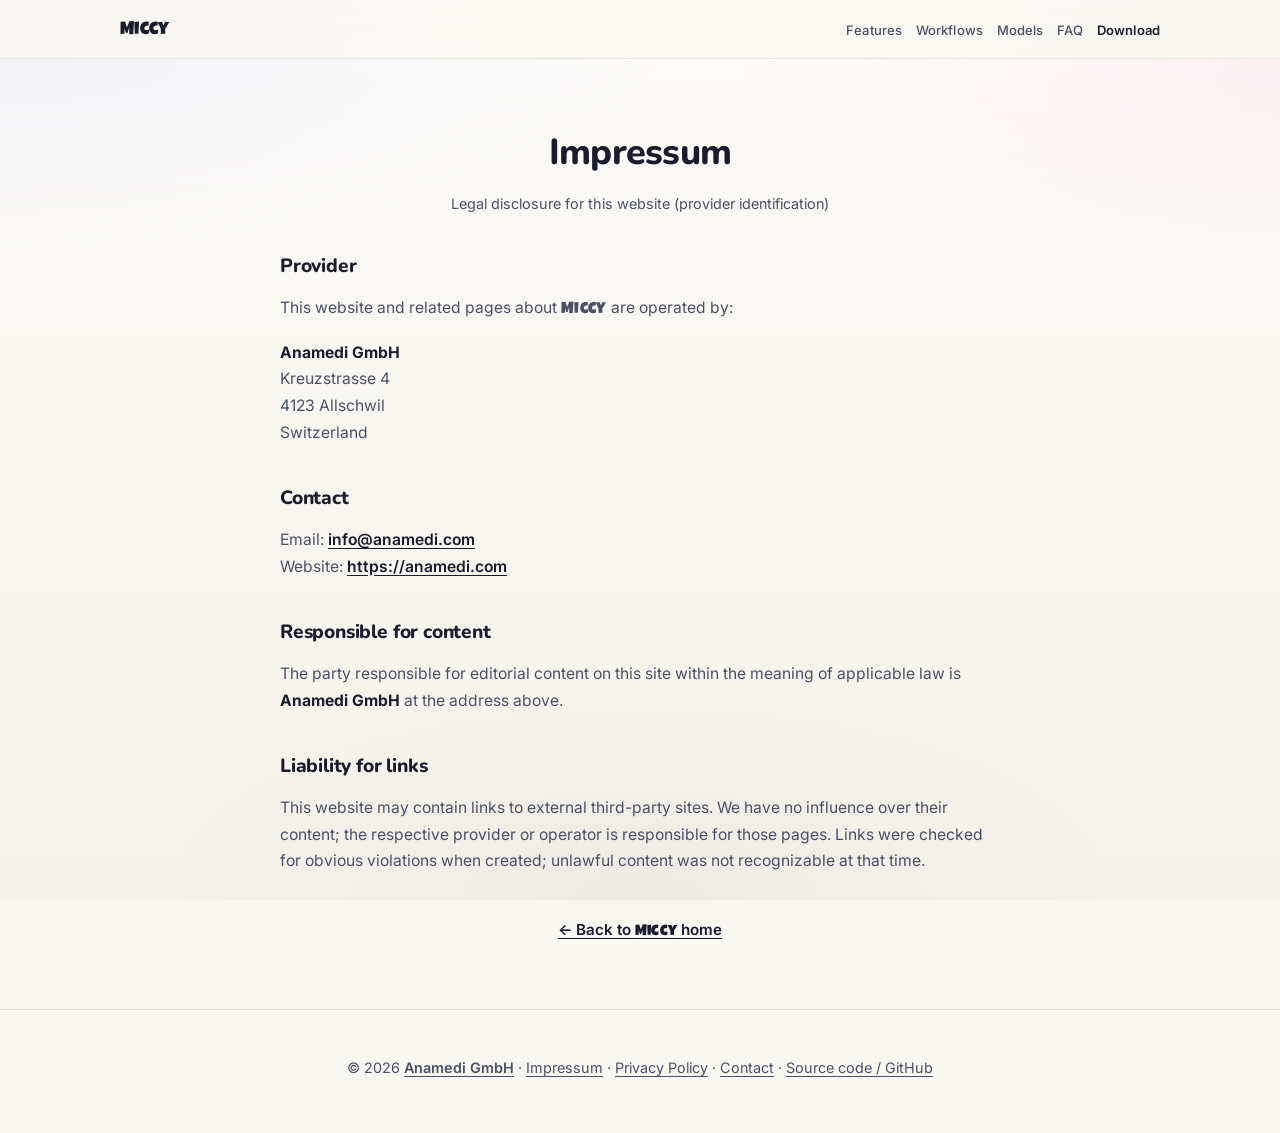
<file: impressum/index.html>
<!DOCTYPE html>
<html lang="en">
  <head>
    <meta charset="UTF-8" />
    <meta name="viewport" content="width=device-width, initial-scale=1" />
    <meta
      name="description"
      content="Impressum (legal disclosure) for the Miccy website operated by Anamedi GmbH, Allschwil, Switzerland."
    />
    <title>Impressum - Miccy</title>
    <link rel="icon" href="../assets/favicon.ico" sizes="any" type="image/x-icon" />
    <link rel="apple-touch-icon" href="../assets/mascot.png" />
    <link rel="canonical" href="./" />
    <meta name="theme-color" content="#f9f7f2" />
    <meta name="author" content="Anamedi GmbH" />
    <meta name="application-name" content="Miccy" />
    <meta property="og:type" content="website" />
    <meta property="og:site_name" content="Miccy" />
    <meta property="og:title" content="Impressum - Miccy" />
    <meta
      property="og:description"
      content="Impressum (legal disclosure) for the Miccy website operated by Anamedi GmbH, Allschwil, Switzerland."
    />
    <meta property="og:image" content="../assets/miccy-mascot.png" />
    <meta property="og:image:alt" content="Miccy mascot: a friendly vintage-style microphone character" />
    <meta name="twitter:card" content="summary_large_image" />
    <meta name="twitter:title" content="Impressum - Miccy" />
    <meta
      name="twitter:description"
      content="Impressum (legal disclosure) for the Miccy website operated by Anamedi GmbH, Allschwil, Switzerland."
    />
    <meta name="twitter:image" content="../assets/miccy-mascot.png" />
    <link rel="preconnect" href="https://fonts.googleapis.com" />
    <link rel="preconnect" href="https://fonts.gstatic.com" crossorigin />
    <link
      href="https://fonts.googleapis.com/css2?family=Inter:wght@400;500;600;700&family=Luckiest+Guy&family=Nunito:wght@700;800&display=swap"
      rel="stylesheet"
    />
    <link rel="stylesheet" href="../styles.css" />
    <!-- PostHog Analytics -->
    <script>
      !function(t,e){var o,n,p,r;e.__SV||(window.posthog=e,e._i=[],e.init=function(i,s,a){function g(t,e){var o=e.split(".");2==o.length&&(t=t[o[0]],e=o[1]),t[e]=function(){t.push([e].concat(Array.prototype.slice.call(arguments,0)))}}(p=t.createElement("script")).type="text/javascript",p.crossOrigin="anonymous",p.async=!0,p.src=s.api_host.replace(".i.posthog.com","-assets.i.posthog.com")+"/static/array.js",(r=t.getElementsByTagName("script")[0]).parentNode.insertBefore(p,r);var u=e;for(void 0!==a?u=e[a]=[]:a="posthog",u.people=u.people||[],u.toString=function(t){var e="posthog";return"posthog"!==a&&(e+="."+a),t||(e+=" (stub)"),e},u.people.toString=function(){return u.toString(1)+" (stub)"},o="capture identify alias people.set people.set_once set_config register register_once unregister opt_out_capturing has_opted_out_capturing opt_in_capturing reset isFeatureEnabled onFeatureFlags getFeatureFlag getFeatureFlagPayload reloadFeatureFlags group updateEarlyAccessFeatureEnrollment getEarlyAccessFeatures getActiveMatchingSurveys getSurveys onSessionId".split(" "),n=0;n<o.length;n++)g(u,o[n]);e._i.push([i,s,a])},e.__SV=1)}(document,window.posthog||[]);
      posthog.init("phc_xzdLBTiVTxyUzQHgn3ynP7k3FDv85g4mBmWkdNXBrC9d", {
        api_host: "https://eu.i.posthog.com",
        person_profiles: "identified_only"
      });
    </script>
  </head>
  <body>
    <a class="skip-link" href="#main">Skip to content</a>
    <header class="site-header">
      <div class="container site-header__inner">
        <a class="logo" href="../index.html"><span class="brand">Miccy</span></a>
        <button
          class="nav-toggle"
          type="button"
          aria-expanded="false"
          aria-controls="site-nav"
        >
          <span class="nav-toggle__bar" aria-hidden="true"></span>
          <span class="nav-toggle__bar" aria-hidden="true"></span>
          <span class="nav-toggle__bar" aria-hidden="true"></span>
          <span class="visually-hidden">Menu</span>
        </button>
        <nav id="site-nav" class="site-nav" aria-label="Primary">
          <ul class="site-nav__list">
            <li><a href="../index.html#features">Features</a></li>
            <li><a href="../index.html#clinical-workflows">Workflows</a></li>
            <li><a href="../index.html#models-languages">Models</a></li>
            <li><a href="../index.html#faq">FAQ</a></li>
            <li><a href="../download/" class="site-nav__emphasis">Download</a></li>
          </ul>
        </nav>
      </div>
    </header>

    <main id="main">
      <article class="section legal-page">
        <div class="container container--legal">
          <header class="legal-page__header">
            <h1 class="legal-page__title">Impressum</h1>
            <p class="legal-page__meta">
              Legal disclosure for this website (provider identification)
            </p>
          </header>

          <div class="legal-page__body">
            <h2 id="provider">Provider</h2>
            <p>
              This website and related pages about <span class="brand">Miccy</span> are operated by:
            </p>
            <p>
              <strong>Anamedi GmbH</strong>
              <br />
              Kreuzstrasse 4
              <br />
              4123 Allschwil
              <br />
              Switzerland
            </p>

            <h2 id="contact">Contact</h2>
            <p>
              Email:
              <a href="mailto:info@anamedi.com">info@anamedi.com</a>
              <br />
              Website:
              <a href="https://anamedi.com" rel="noopener noreferrer">https://anamedi.com</a>
            </p>

            <h2 id="content-responsibility">Responsible for content</h2>
            <p>
              The party responsible for editorial content on this site within the meaning of applicable law
              is <strong>Anamedi GmbH</strong> at the address above.
            </p>

            <h2 id="liability">Liability for links</h2>
            <p>
              This website may contain links to external third-party sites. We have no influence over their
              content; the respective provider or operator is responsible for those pages. Links were checked
              for obvious violations when created; unlawful content was not recognizable at that time.
            </p>
          </div>

          <p class="legal-page__back">
            <a href="../index.html" class="text-link">&larr; Back to <span class="brand">Miccy</span> home</a>
          </p>
        </div>
      </article>
    </main>

    <footer class="site-footer">
      <div class="container site-footer__inner">
        <p class="site-footer__line">
          © 2026
          <a
            href="https://anamedi.com"
            rel="noopener noreferrer"
            class="site-footer__company"
            >Anamedi GmbH</a
          >
          ·
          <a href="./" aria-current="page">Impressum</a>
          ·
          <a href="../privacy/">Privacy Policy</a>
          ·
          <a href="mailto:info@anamedi.com">Contact</a>
          ·
          <a
            href="https://github.com/anamedi-ch/Miccy_app"
            class="miccy-github-source"
            rel="noopener noreferrer"
            target="_blank"
            >Source code / GitHub</a>
        </p>
      </div>
    </footer>

    <script src="../main.js"></script>
  </body>
</html>
</file>
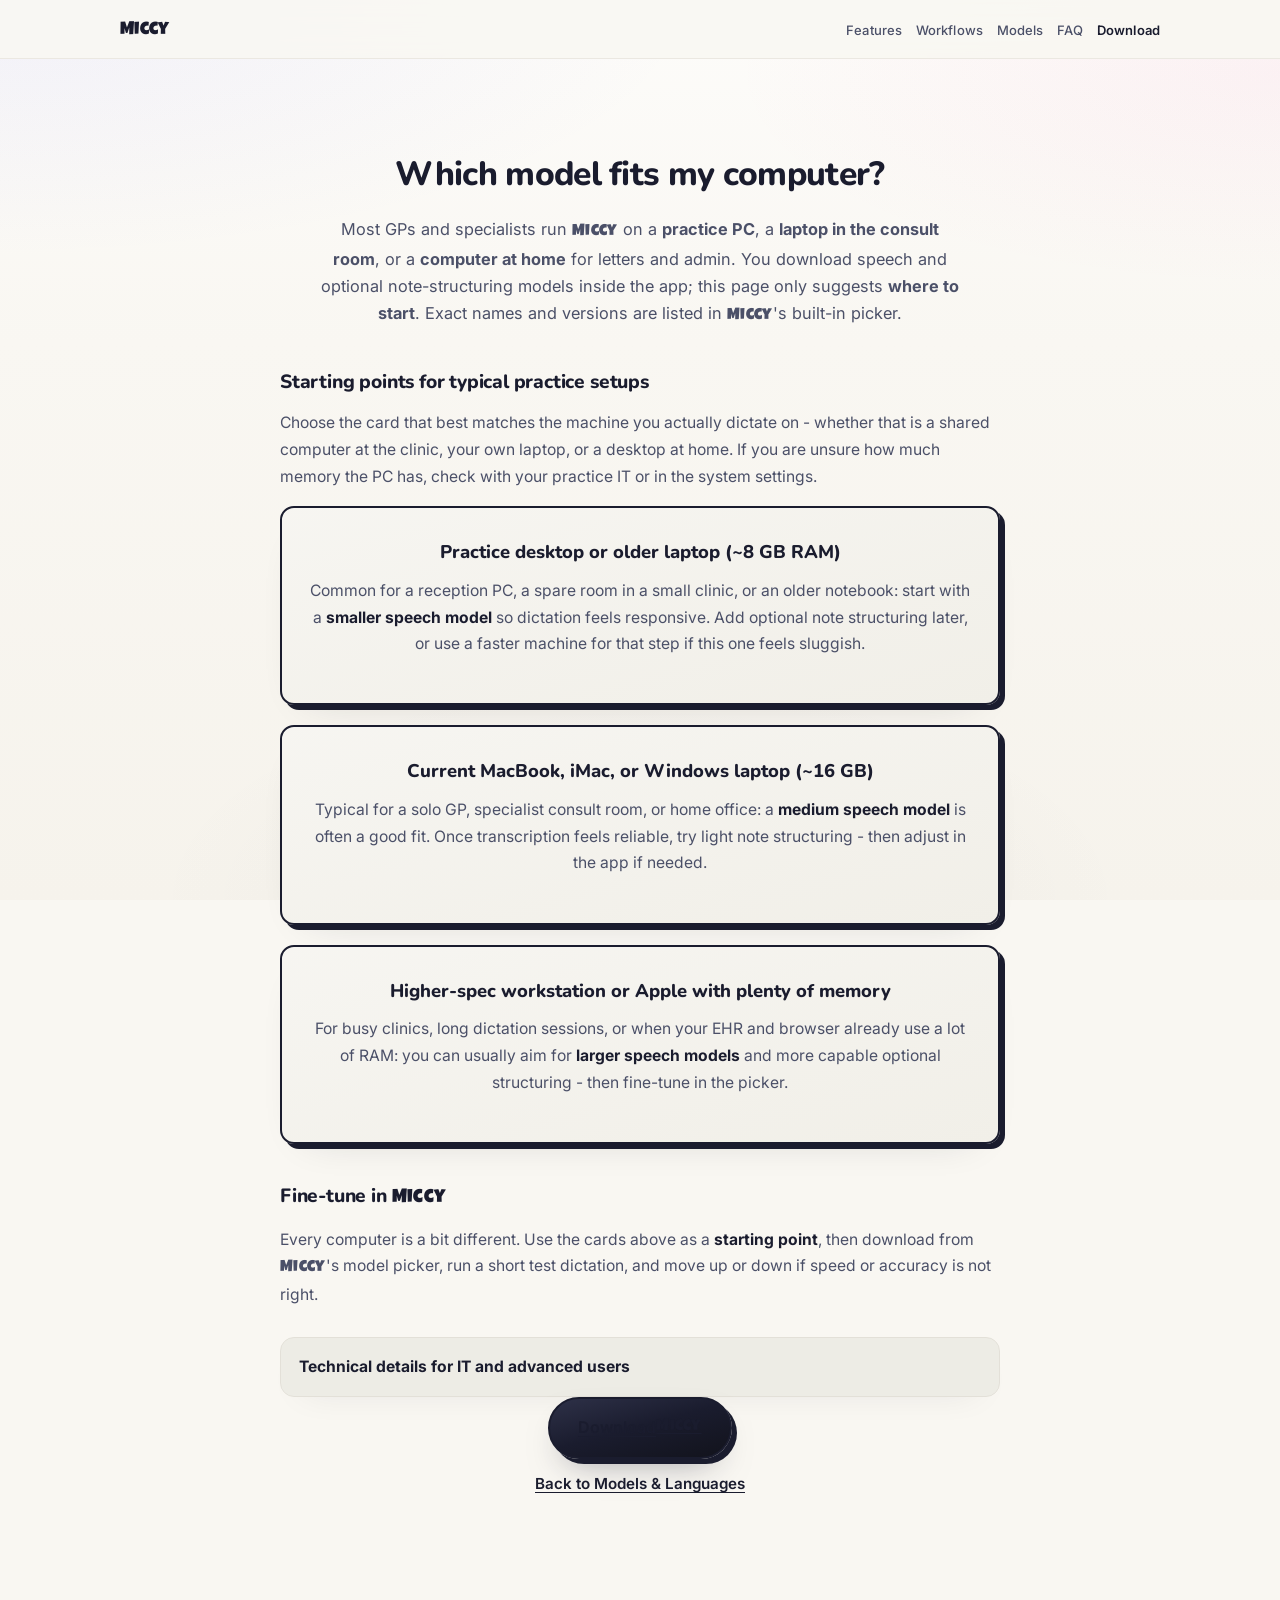
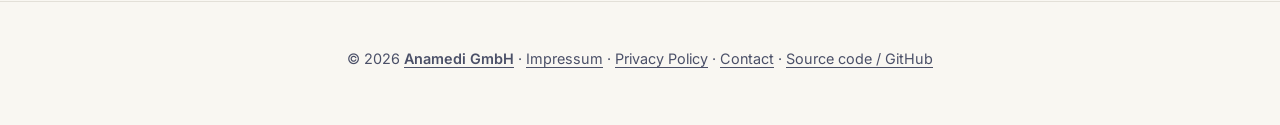
<file: models-guide/index.html>
<!DOCTYPE html>
<html lang="en">
  <head>
    <meta charset="UTF-8" />
    <meta name="viewport" content="width=device-width, initial-scale=1" />
    <meta
      name="description"
      content="Simple starting points for Miccy speech and note-structuring models on typical GP and clinic computers. Technical details for IT optional."
    />
    <title>Which model fits my computer? - Miccy</title>
    <link rel="icon" href="../assets/favicon.ico" sizes="any" type="image/x-icon" />
    <link rel="apple-touch-icon" href="../assets/mascot.png" />
    <link rel="canonical" href="./" />
    <meta name="theme-color" content="#f9f7f2" />
    <meta name="author" content="Anamedi GmbH" />
    <meta name="application-name" content="Miccy" />
    <meta property="og:type" content="website" />
    <meta property="og:site_name" content="Miccy" />
    <meta property="og:title" content="Which model fits my computer? - Miccy" />
    <meta
      property="og:description"
      content="Simple starting points for Miccy speech and note-structuring models on typical GP and clinic computers. Technical details for IT optional."
    />
    <meta property="og:image" content="../assets/miccy-mascot.png" />
    <meta property="og:image:alt" content="Miccy mascot: a friendly vintage-style microphone character" />
    <meta name="twitter:card" content="summary_large_image" />
    <meta name="twitter:title" content="Which model fits my computer? - Miccy" />
    <meta
      name="twitter:description"
      content="Simple starting points for Miccy speech and note-structuring models on typical GP and clinic computers. Technical details for IT optional."
    />
    <meta name="twitter:image" content="../assets/miccy-mascot.png" />
    <link rel="preconnect" href="https://fonts.googleapis.com" />
    <link rel="preconnect" href="https://fonts.gstatic.com" crossorigin />
    <link
      href="https://fonts.googleapis.com/css2?family=Inter:wght@400;500;600;700&family=Luckiest+Guy&family=Nunito:wght@700;800&display=swap"
      rel="stylesheet"
    />
    <link rel="stylesheet" href="../styles.css" />
    <!-- PostHog Analytics -->
    <script>
      !function(t,e){var o,n,p,r;e.__SV||(window.posthog=e,e._i=[],e.init=function(i,s,a){function g(t,e){var o=e.split(".");2==o.length&&(t=t[o[0]],e=o[1]),t[e]=function(){t.push([e].concat(Array.prototype.slice.call(arguments,0)))}}(p=t.createElement("script")).type="text/javascript",p.crossOrigin="anonymous",p.async=!0,p.src=s.api_host.replace(".i.posthog.com","-assets.i.posthog.com")+"/static/array.js",(r=t.getElementsByTagName("script")[0]).parentNode.insertBefore(p,r);var u=e;for(void 0!==a?u=e[a]=[]:a="posthog",u.people=u.people||[],u.toString=function(t){var e="posthog";return"posthog"!==a&&(e+="."+a),t||(e+=" (stub)"),e},u.people.toString=function(){return u.toString(1)+" (stub)"},o="capture identify alias people.set people.set_once set_config register register_once unregister opt_out_capturing has_opted_out_capturing opt_in_capturing reset isFeatureEnabled onFeatureFlags getFeatureFlag getFeatureFlagPayload reloadFeatureFlags group updateEarlyAccessFeatureEnrollment getEarlyAccessFeatures getActiveMatchingSurveys getSurveys onSessionId".split(" "),n=0;n<o.length;n++)g(u,o[n]);e._i.push([i,s,a])},e.__SV=1)}(document,window.posthog||[]);
      posthog.init("phc_xzdLBTiVTxyUzQHgn3ynP7k3FDv85g4mBmWkdNXBrC9d", {
        api_host: "https://eu.i.posthog.com",
        person_profiles: "identified_only"
      });
    </script>
  </head>
  <body>
    <a class="skip-link" href="#main">Skip to content</a>
    <header class="site-header">
      <div class="container site-header__inner">
        <a class="logo" href="../index.html"><span class="brand">Miccy</span></a>
        <button
          class="nav-toggle"
          type="button"
          aria-expanded="false"
          aria-controls="site-nav"
        >
          <span class="nav-toggle__bar" aria-hidden="true"></span>
          <span class="nav-toggle__bar" aria-hidden="true"></span>
          <span class="nav-toggle__bar" aria-hidden="true"></span>
          <span class="visually-hidden">Menu</span>
        </button>
        <nav id="site-nav" class="site-nav" aria-label="Primary">
          <ul class="site-nav__list">
            <li><a href="../index.html#features">Features</a></li>
            <li><a href="../index.html#clinical-workflows">Workflows</a></li>
            <li><a href="../index.html#models-languages">Models</a></li>
            <li><a href="../index.html#faq">FAQ</a></li>
            <li><a href="../download/" class="site-nav__emphasis">Download</a></li>
          </ul>
        </nav>
      </div>
    </header>

    <main id="main">
      <article class="section guide-page">
        <div class="container container--legal">
          <header class="guide-page__header">
            <h1 class="guide-page__title">Which model fits my computer?</h1>
            <p class="guide-page__lead">
              Most GPs and specialists run <span class="brand">Miccy</span> on a
              <strong>practice PC</strong>, a <strong>laptop in the consult room</strong>, or a
              <strong>computer at home</strong> for letters and admin. You download
              speech and optional note-structuring models inside the app; this page
              only suggests <strong>where to start</strong>. Exact names and versions
              are listed in <span class="brand">Miccy</span>&apos;s built-in picker.
            </p>
          </header>

          <div class="guide-page__body legal-page__body">
            <h2 id="starting-points">Starting points for typical practice setups</h2>
            <p>
              Choose the card that best matches the machine you actually dictate on -
              whether that is a shared computer at the clinic, your own laptop, or a
              desktop at home. If you are unsure how much memory the PC has, check
              with your practice IT or in the system settings.
            </p>
            <div class="stack stack--cards">
              <article class="card card--soft">
                <h3 class="card__title">Practice desktop or older laptop (~8 GB RAM)</h3>
                <p class="card__text">
                  Common for a reception PC, a spare room in a small clinic, or an
                  older notebook: start with a <strong>smaller speech model</strong>
                  so dictation feels responsive. Add optional note structuring later,
                  or use a faster machine for that step if this one feels sluggish.
                </p>
              </article>
              <article class="card card--soft">
                <h3 class="card__title">Current MacBook, iMac, or Windows laptop (~16 GB)</h3>
                <p class="card__text">
                  Typical for a solo GP, specialist consult room, or home office: a
                  <strong>medium speech model</strong> is often a good fit. Once
                  transcription feels reliable, try light note structuring - then
                  adjust in the app if needed.
                </p>
              </article>
              <article class="card card--soft">
                <h3 class="card__title">Higher-spec workstation or Apple with plenty of memory</h3>
                <p class="card__text">
                  For busy clinics, long dictation sessions, or when your EHR and
                  browser already use a lot of RAM: you can usually aim for
                  <strong>larger speech models</strong> and more capable optional
                  structuring - then fine-tune in the picker.
                </p>
              </article>
            </div>

            <h2 id="verify-in-app">Fine-tune in <span class="brand">Miccy</span></h2>
            <p>
              Every computer is a bit different. Use the cards above as a
              <strong>starting point</strong>, then download from
              <span class="brand">Miccy</span>&apos;s model picker, run a short test
              dictation, and move up or down if speed or accuracy is not right.
            </p>

            <details class="guide-details">
              <summary class="guide-details__summary">
                Technical details for IT and advanced users
              </summary>
              <div class="guide-details__body legal-page__body">
                <h3 id="inventory">Know your machine (30 seconds)</h3>
                <p>Before picking a model, note:</p>
                <ul>
                  <li>
                    <strong>System RAM</strong> (e.g. 8 / 16 / 32 GB) - shared on Apple
                    Silicon with GPU tasks.
                  </li>
                  <li>
                    <strong>Discrete GPU VRAM</strong> (NVIDIA/AMD) if you have one -
                    e.g. 4 / 8 / 12 GB. Integrated graphics usually shares system RAM.
                  </li>
                  <li>
                    <strong>Apple Silicon (M1/M2/M3)</strong> - treat &quot;unified
                    memory&quot; as both RAM and GPU pool; larger models need more total
                    memory headroom.
                  </li>
                  <li>
                    <strong>CPU-only</strong> is fine for smaller ASR models and small
                    quantised LLMs - expect higher latency than GPU.
                  </li>
                </ul>

                <h3 id="asr">Speech-to-text (ASR)</h3>
                <p>
                  Whisper-class models are usually named by size. Larger = better
                  accuracy for many accents and languages, but heavier on disk, RAM, and
                  compute. Numbers below are <strong>rules of thumb</strong>, not
                  guarantees.
                </p>
                <div class="table-wrap">
                  <table class="data-table">
                    <thead>
                      <tr>
                        <th scope="col">Whisper tier (illustrative)</th>
                        <th scope="col">Rough fit</th>
                      </tr>
                    </thead>
                    <tbody>
                      <tr>
                        <th scope="row">Tiny / Base</th>
                        <td>
                          Low-end laptops, CPU-only, or very tight VRAM. Fastest, lowest
                          accuracy - ok for quick tests, not ideal for difficult clinical
                          dictation.
                        </td>
                      </tr>
                      <tr>
                        <th scope="row">Small</th>
                        <td>
                          Balanced for many machines with limited GPU; good compromise on
                          CPU if you can wait a bit.
                        </td>
                      </tr>
                      <tr>
                        <th scope="row">Medium</th>
                        <td>
                          Strong quality; prefers a modern CPU with many cores or a GPU
                          with several GB VRAM / enough unified memory on Apple Silicon.
                        </td>
                      </tr>
                      <tr>
                        <th scope="row">Large</th>
                        <td>
                          Best quality for demanding audio; needs a capable GPU or Apple
                          chip with plenty of unified RAM. Slow on weak CPUs.
                        </td>
                      </tr>
                      <tr>
                        <th scope="row">Turbo (where offered)</th>
                        <td>
                          Often a speed-focused variant - check release notes in the app;
                          still match to your hardware tier above.
                        </td>
                      </tr>
                    </tbody>
                  </table>
                </div>
                <p>
                  <strong>Parakeet / Moonshine</strong> (where available): typically
                  optimised for <strong>English</strong> and very fast on supported
                  hardware. Prefer them when your workflow is English-only and latency
                  matters more than maximum language coverage - still confirm fit in the
                  picker.
                </p>

                <h3 id="llm">Optional note structuring (LLM)</h3>
                <p>
                  Structuring uses a text model (often <strong>GGUF</strong> weights
                  via <strong>llama.cpp</strong>, or your own <strong>Ollama</strong>-compatible
                  server). Model &quot;size&quot; is measured in billions of parameters
                  (<strong>7B, 13B, 70B</strong>...) and <strong>quantisation</strong>
                  (Q4, Q5, Q8...) - lower quantisation = smaller file and less RAM/VRAM,
                  some quality trade-off.
                </p>
                <p><strong>Very approximate VRAM / RAM needs (GGUF, inference):</strong></p>
                <ul>
                  <li>
                    <strong>~7B at Q4</strong> - often on the order of <strong>4-6
                    GB</strong> VRAM or unified memory for comfortable speed; CPU-only
                    possible with enough system RAM but slower.
                  </li>
                  <li>
                    <strong>~13B at Q4</strong> - often <strong>~8 GB+</strong> VRAM or
                    headroom on unified memory machines.
                  </li>
                  <li>
                    <strong>Larger (34B / 70B)</strong> - typically high-end GPUs or
                    workstations; not a first choice on laptops with 8 GB RAM.
                  </li>
                </ul>
                <p>
                  If you <strong>point <span class="brand">Miccy</span> at Ollama</strong> (or similar) on another
                  host, that machine&apos;s RAM/VRAM limits apply - your laptop only
                  sends text, but the remote box must handle the model size you load
                  there.
                </p>
              </div>
            </details>

            <p class="guide-page__cta-wrap">
              <a class="btn btn--primary" href="../download/">Download <span class="brand">Miccy</span></a>
              <a class="text-link guide-page__cta-secondary" href="../index.html#models-languages"
                >Back to Models &amp; Languages</a
              >
            </p>
          </div>
        </div>
      </article>
    </main>

    <footer class="site-footer">
      <div class="container site-footer__inner">
        <p class="site-footer__line">
          © 2026
          <a
            href="https://anamedi.com"
            rel="noopener noreferrer"
            class="site-footer__company"
            >Anamedi GmbH</a
          >
          ·
          <a href="../impressum/">Impressum</a>
          ·
          <a href="../privacy/">Privacy Policy</a>
          ·
          <a href="mailto:info@anamedi.com">Contact</a>
          ·
          <a
            href="https://github.com/anamedi-ch/Miccy_app"
            class="miccy-github-source"
            rel="noopener noreferrer"
            target="_blank"
            >Source code / GitHub</a>
        </p>
      </div>
    </footer>

    <script src="../main.js"></script>
  </body>
</html>
</file>
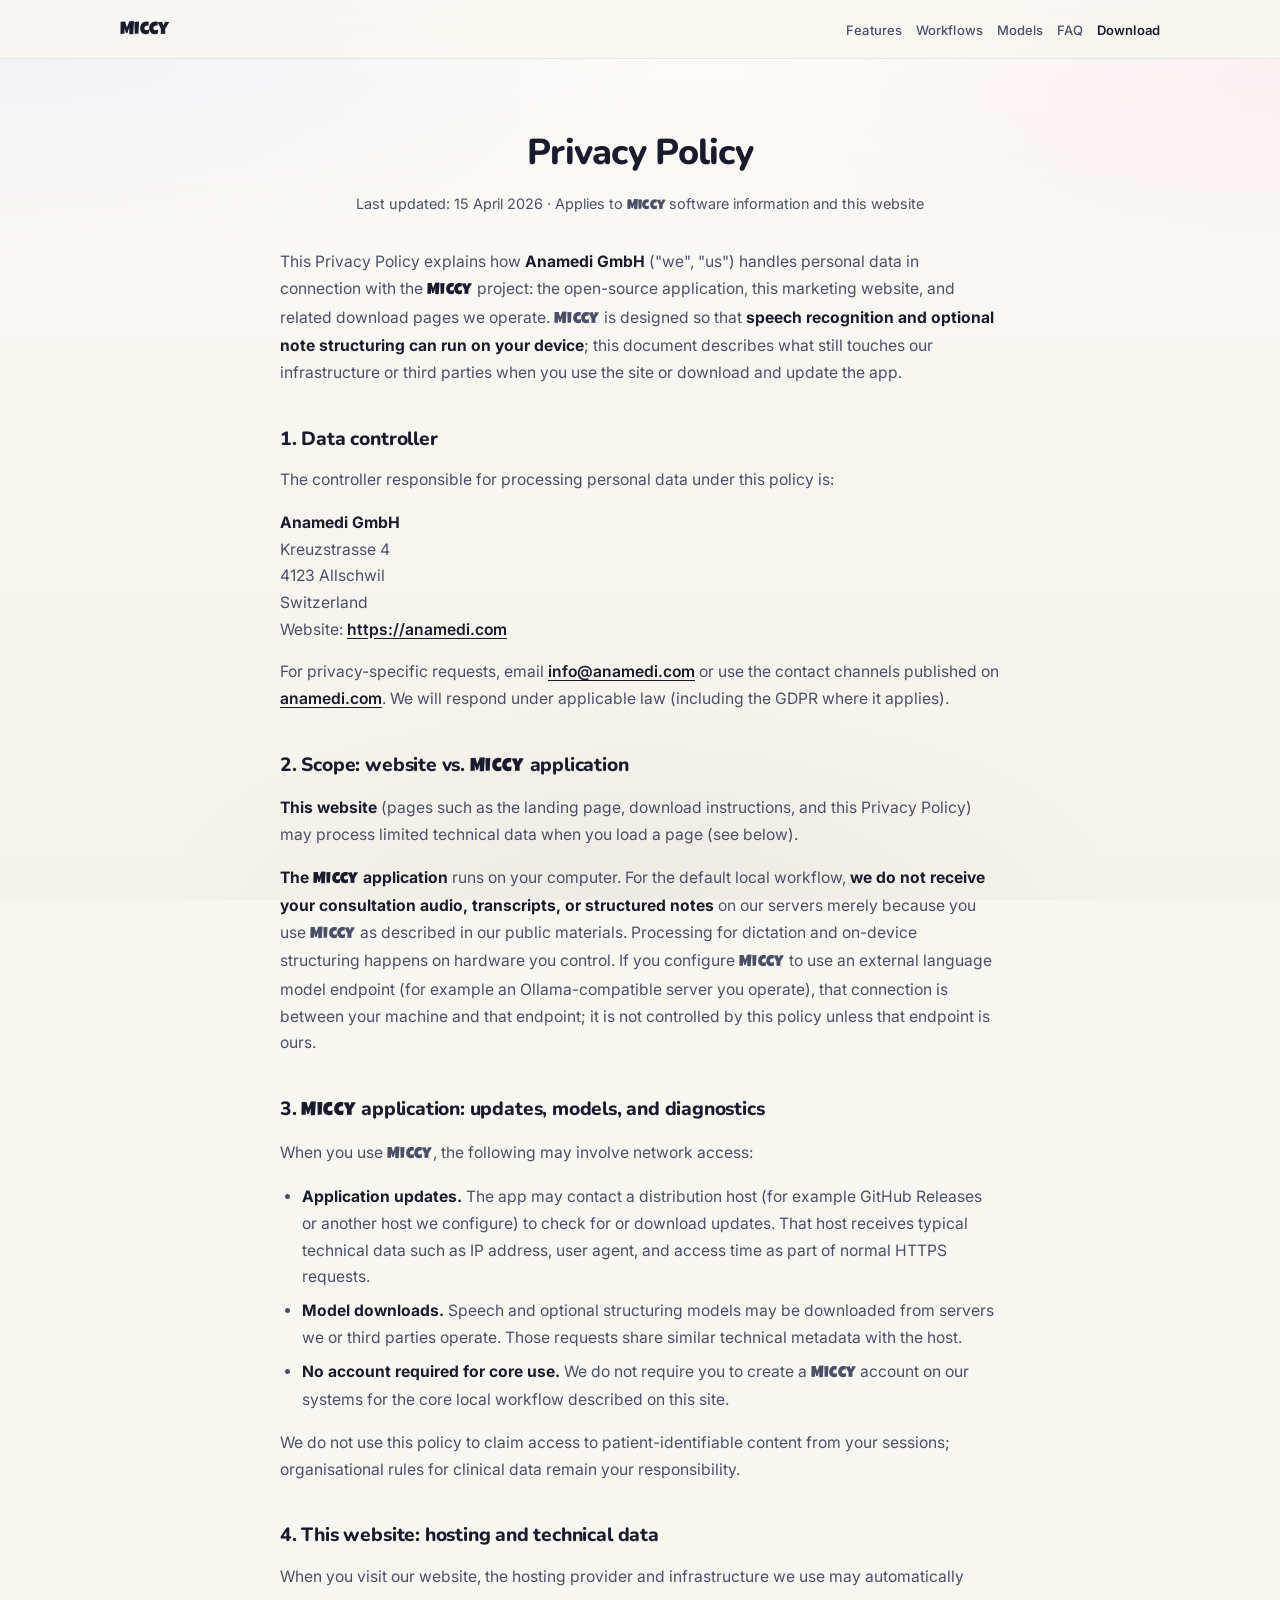
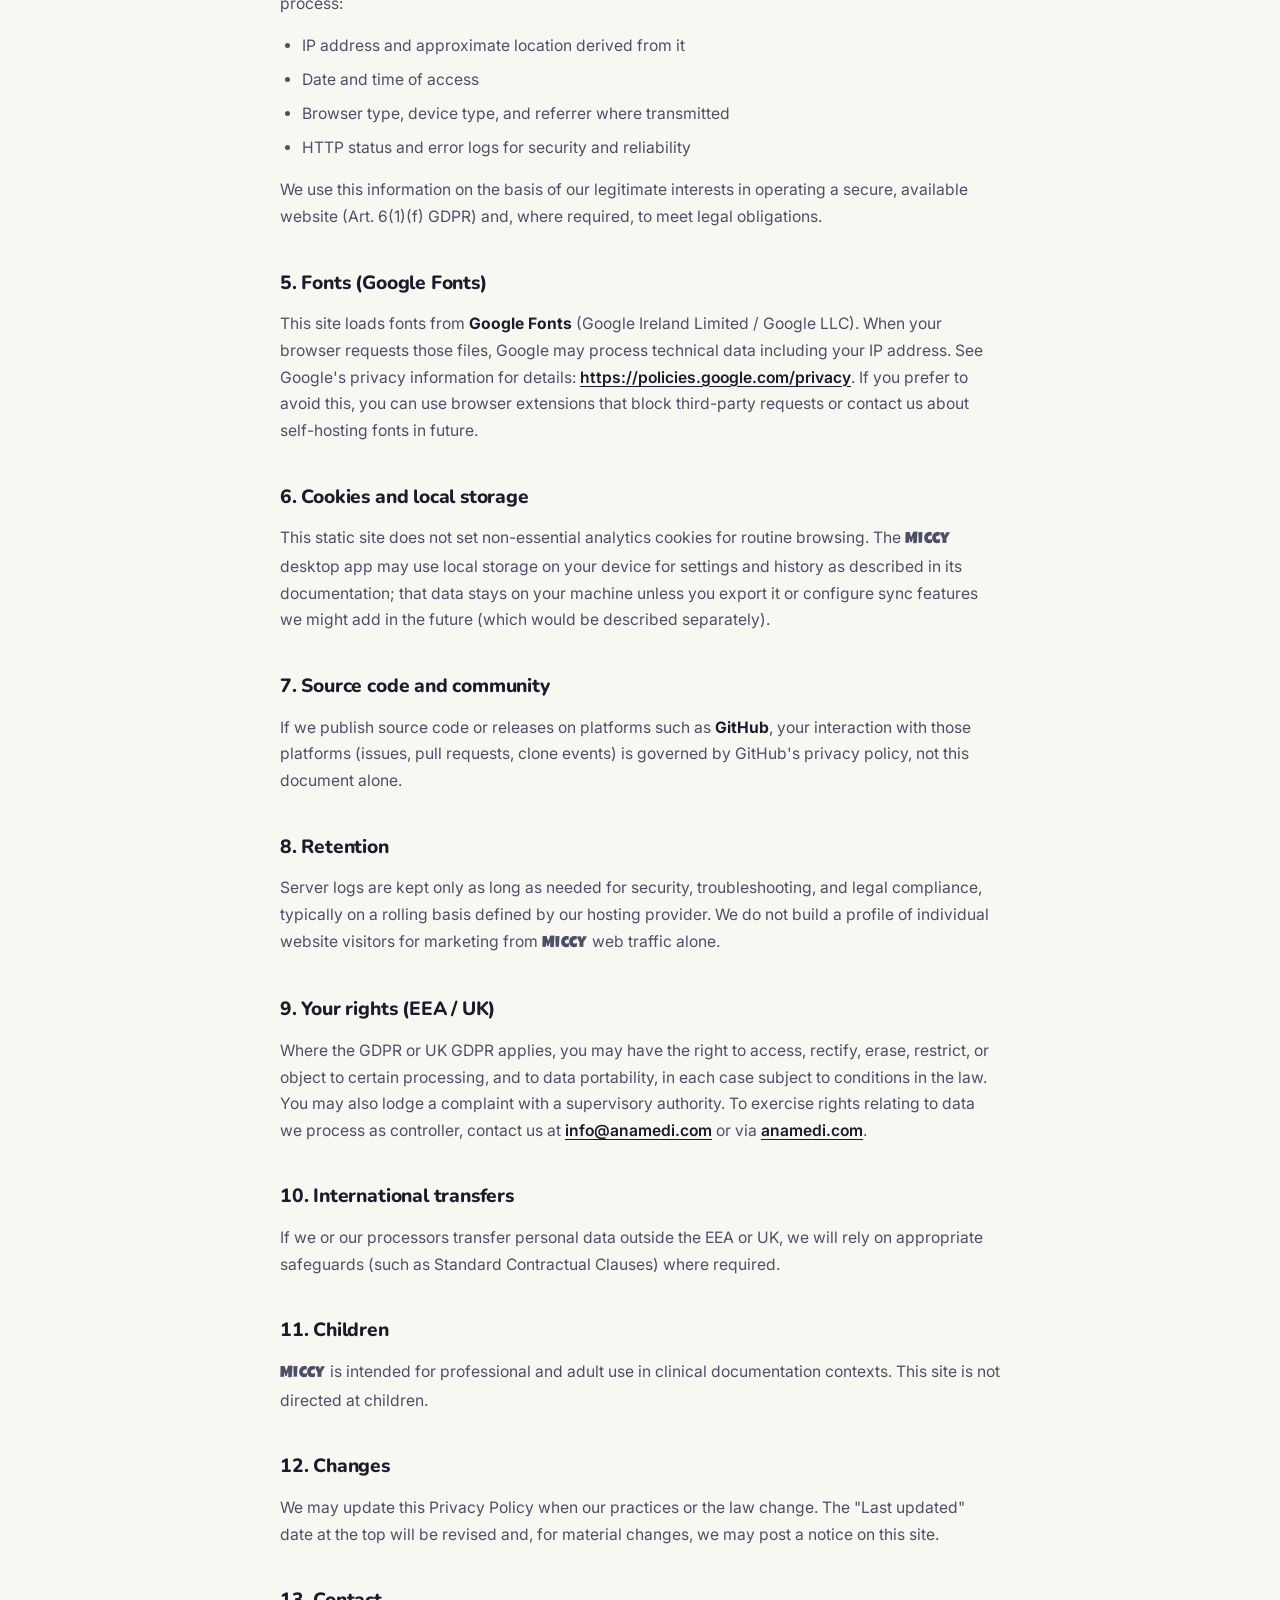
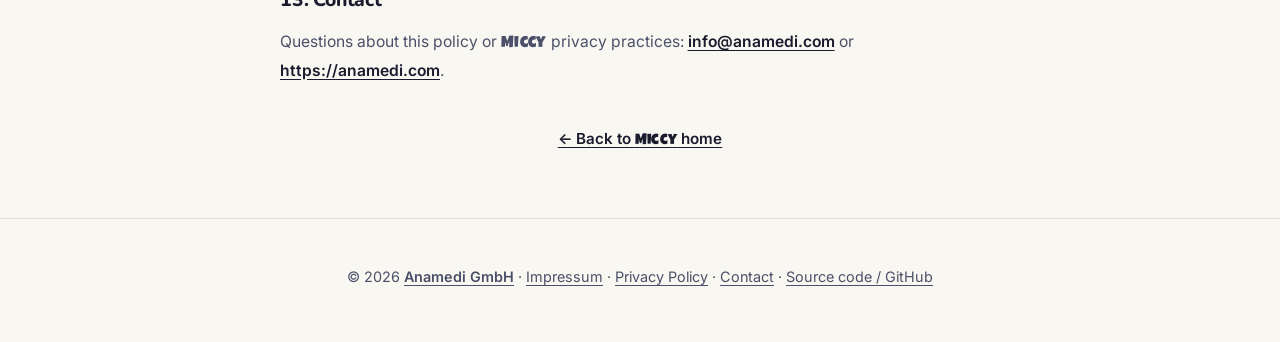
<file: privacy/index.html>
<!DOCTYPE html>
<html lang="en">
  <head>
    <meta charset="UTF-8" />
    <meta name="viewport" content="width=device-width, initial-scale=1" />
    <meta
      name="description"
      content="Privacy Policy for Miccy and the miccy-related websites operated by Anamedi GmbH."
    />
    <title>Privacy Policy - Miccy</title>
    <link rel="icon" href="../assets/favicon.ico" sizes="any" type="image/x-icon" />
    <link rel="apple-touch-icon" href="../assets/mascot.png" />
    <link rel="canonical" href="./" />
    <meta name="theme-color" content="#f9f7f2" />
    <meta name="author" content="Anamedi GmbH" />
    <meta name="application-name" content="Miccy" />
    <meta property="og:type" content="website" />
    <meta property="og:site_name" content="Miccy" />
    <meta property="og:title" content="Privacy Policy - Miccy" />
    <meta
      property="og:description"
      content="Privacy Policy for Miccy and the miccy-related websites operated by Anamedi GmbH."
    />
    <meta property="og:image" content="../assets/miccy-mascot.png" />
    <meta property="og:image:alt" content="Miccy mascot: a friendly vintage-style microphone character" />
    <meta name="twitter:card" content="summary_large_image" />
    <meta name="twitter:title" content="Privacy Policy - Miccy" />
    <meta
      name="twitter:description"
      content="Privacy Policy for Miccy and the miccy-related websites operated by Anamedi GmbH."
    />
    <meta name="twitter:image" content="../assets/miccy-mascot.png" />
    <link rel="preconnect" href="https://fonts.googleapis.com" />
    <link rel="preconnect" href="https://fonts.gstatic.com" crossorigin />
    <link
      href="https://fonts.googleapis.com/css2?family=Inter:wght@400;500;600;700&family=Luckiest+Guy&family=Nunito:wght@700;800&display=swap"
      rel="stylesheet"
    />
    <link rel="stylesheet" href="../styles.css" />
    <!-- PostHog Analytics -->
    <script>
      !function(t,e){var o,n,p,r;e.__SV||(window.posthog=e,e._i=[],e.init=function(i,s,a){function g(t,e){var o=e.split(".");2==o.length&&(t=t[o[0]],e=o[1]),t[e]=function(){t.push([e].concat(Array.prototype.slice.call(arguments,0)))}}(p=t.createElement("script")).type="text/javascript",p.crossOrigin="anonymous",p.async=!0,p.src=s.api_host.replace(".i.posthog.com","-assets.i.posthog.com")+"/static/array.js",(r=t.getElementsByTagName("script")[0]).parentNode.insertBefore(p,r);var u=e;for(void 0!==a?u=e[a]=[]:a="posthog",u.people=u.people||[],u.toString=function(t){var e="posthog";return"posthog"!==a&&(e+="."+a),t||(e+=" (stub)"),e},u.people.toString=function(){return u.toString(1)+" (stub)"},o="capture identify alias people.set people.set_once set_config register register_once unregister opt_out_capturing has_opted_out_capturing opt_in_capturing reset isFeatureEnabled onFeatureFlags getFeatureFlag getFeatureFlagPayload reloadFeatureFlags group updateEarlyAccessFeatureEnrollment getEarlyAccessFeatures getActiveMatchingSurveys getSurveys onSessionId".split(" "),n=0;n<o.length;n++)g(u,o[n]);e._i.push([i,s,a])},e.__SV=1)}(document,window.posthog||[]);
      posthog.init("phc_xzdLBTiVTxyUzQHgn3ynP7k3FDv85g4mBmWkdNXBrC9d", {
        api_host: "https://eu.i.posthog.com",
        person_profiles: "identified_only"
      });
    </script>
  </head>
  <body>
    <a class="skip-link" href="#main">Skip to content</a>
    <header class="site-header">
      <div class="container site-header__inner">
        <a class="logo" href="../index.html"><span class="brand">Miccy</span></a>
        <button
          class="nav-toggle"
          type="button"
          aria-expanded="false"
          aria-controls="site-nav"
        >
          <span class="nav-toggle__bar" aria-hidden="true"></span>
          <span class="nav-toggle__bar" aria-hidden="true"></span>
          <span class="nav-toggle__bar" aria-hidden="true"></span>
          <span class="visually-hidden">Menu</span>
        </button>
        <nav id="site-nav" class="site-nav" aria-label="Primary">
          <ul class="site-nav__list">
            <li><a href="../index.html#features">Features</a></li>
            <li><a href="../index.html#clinical-workflows">Workflows</a></li>
            <li><a href="../index.html#models-languages">Models</a></li>
            <li><a href="../index.html#faq">FAQ</a></li>
            <li><a href="../download/" class="site-nav__emphasis">Download</a></li>
          </ul>
        </nav>
      </div>
    </header>

    <main id="main">
      <article class="section legal-page">
        <div class="container container--legal">
          <header class="legal-page__header">
            <h1 class="legal-page__title">Privacy Policy</h1>
            <p class="legal-page__meta">
              Last updated: 15 April 2026 · Applies to <span class="brand">Miccy</span> software information
              and this website
            </p>
          </header>

          <div class="legal-page__body">
            <p>
              This Privacy Policy explains how <strong>Anamedi GmbH</strong>
              (&quot;we&quot;, &quot;us&quot;) handles personal data in connection
              with the <strong><span class="brand">Miccy</span></strong> project: the open-source application,
              this marketing website, and related download pages we operate. <span class="brand">Miccy</span>
              is designed so that <strong>speech recognition and optional note
              structuring can run on your device</strong>; this document
              describes what still touches our infrastructure or third parties
              when you use the site or download and update the app.
            </p>

            <h2 id="controller">1. Data controller</h2>
            <p>
              The controller responsible for processing personal data under this
              policy is:
            </p>
            <p>
              <strong>Anamedi GmbH</strong>
              <br />
              Kreuzstrasse 4
              <br />
              4123 Allschwil
              <br />
              Switzerland
              <br />
              Website:
              <a href="https://anamedi.com" rel="noopener noreferrer"
                >https://anamedi.com</a
              >
            </p>
            <p>
              For privacy-specific requests, email
              <a href="mailto:info@anamedi.com">info@anamedi.com</a>
              or use the contact channels published on
              <a href="https://anamedi.com" rel="noopener noreferrer"
                >anamedi.com</a
              >. We will respond under applicable law (including the GDPR where it
              applies).
            </p>

            <h2 id="scope">2. Scope: website vs. <span class="brand">Miccy</span> application</h2>
            <p>
              <strong>This website</strong> (pages such as the landing page,
              download instructions, and this Privacy Policy) may process limited
              technical data when you load a page (see below).
            </p>
            <p>
              <strong>The <span class="brand">Miccy</span> application</strong> runs on your computer. For
              the default local workflow, <strong>we do not receive your
              consultation audio, transcripts, or structured notes</strong> on
              our servers merely because you use <span class="brand">Miccy</span> as described in our public
              materials. Processing for dictation and on-device structuring
              happens on hardware you control. If you configure <span class="brand">Miccy</span> to use an
              external language model endpoint (for example an Ollama-compatible
              server you operate), that connection is between your machine and that
              endpoint; it is not controlled by this policy unless that endpoint
              is ours.
            </p>

            <h2 id="app-data">3. <span class="brand">Miccy</span> application: updates, models, and diagnostics</h2>
            <p>When you use <span class="brand">Miccy</span>, the following may involve network access:</p>
            <ul>
              <li>
                <strong>Application updates.</strong> The app may contact a
                distribution host (for example GitHub Releases or another host we
                configure) to check for or download updates. That host receives
                typical technical data such as IP address, user agent, and access
                time as part of normal HTTPS requests.
              </li>
              <li>
                <strong>Model downloads.</strong> Speech and optional structuring
                models may be downloaded from servers we or third parties operate.
                Those requests share similar technical metadata with the host.
              </li>
              <li>
                <strong>No account required for core use.</strong> We do not
                require you to create a <span class="brand">Miccy</span> account on our systems for the core
                local workflow described on this site.
              </li>
            </ul>
            <p>
              We do not use this policy to claim access to patient-identifiable
              content from your sessions; organisational rules for clinical data
              remain your responsibility.
            </p>

            <h2 id="website">4. This website: hosting and technical data</h2>
            <p>
              When you visit our website, the hosting provider and infrastructure
              we use may automatically process:
            </p>
            <ul>
              <li>IP address and approximate location derived from it</li>
              <li>Date and time of access</li>
              <li>Browser type, device type, and referrer where transmitted</li>
              <li>
                HTTP status and error logs for security and reliability
              </li>
            </ul>
            <p>
              We use this information on the basis of our legitimate interests in
              operating a secure, available website (Art. 6(1)(f) GDPR) and, where
              required, to meet legal obligations.
            </p>

            <h2 id="fonts">5. Fonts (Google Fonts)</h2>
            <p>
              This site loads fonts from <strong>Google Fonts</strong> (Google
              Ireland Limited / Google LLC). When your browser requests those
              files, Google may process technical data including your IP address.
              See Google&apos;s privacy information for details:
              <a
                href="https://policies.google.com/privacy"
                rel="noopener noreferrer"
                >https://policies.google.com/privacy</a
              >. If you prefer to avoid this, you can use browser extensions that
              block third-party requests or contact us about self-hosting fonts in
              future.
            </p>

            <h2 id="cookies">6. Cookies and local storage</h2>
            <p>
              This static site does not set non-essential analytics cookies for
              routine browsing. The <span class="brand">Miccy</span> desktop app may use local storage on your
              device for settings and history as described in its documentation;
              that data stays on your machine unless you export it or configure
              sync features we might add in the future (which would be described
              separately).
            </p>

            <h2 id="github">7. Source code and community</h2>
            <p>
              If we publish source code or releases on platforms such as
              <strong>GitHub</strong>, your interaction with those platforms
              (issues, pull requests, clone events) is governed by
              GitHub&apos;s privacy policy, not this document alone.
            </p>

            <h2 id="retention">8. Retention</h2>
            <p>
              Server logs are kept only as long as needed for security,
              troubleshooting, and legal compliance, typically on a rolling basis
              defined by our hosting provider. We do not build a profile of
              individual website visitors for marketing from <span class="brand">Miccy</span> web traffic
              alone.
            </p>

            <h2 id="rights">9. Your rights (EEA / UK)</h2>
            <p>
              Where the GDPR or UK GDPR applies, you may have the right to access,
              rectify, erase, restrict, or object to certain processing, and to
              data portability, in each case subject to conditions in the law. You
              may also lodge a complaint with a supervisory authority. To exercise
              rights relating to data we process as controller, contact us at
              <a href="mailto:info@anamedi.com">info@anamedi.com</a>
              or via
              <a href="https://anamedi.com" rel="noopener noreferrer"
                >anamedi.com</a
              >.
            </p>

            <h2 id="transfers">10. International transfers</h2>
            <p>
              If we or our processors transfer personal data outside the EEA or
              UK, we will rely on appropriate safeguards (such as Standard
              Contractual Clauses) where required.
            </p>

            <h2 id="children">11. Children</h2>
            <p>
              <span class="brand">Miccy</span> is intended for professional and adult use in clinical
              documentation contexts. This site is not directed at children.
            </p>

            <h2 id="changes">12. Changes</h2>
            <p>
              We may update this Privacy Policy when our practices or the law
              change. The &quot;Last updated&quot; date at the top will be revised
              and, for material changes, we may post a notice on this site.
            </p>

            <h2 id="contact">13. Contact</h2>
            <p>
              Questions about this policy or <span class="brand">Miccy</span> privacy practices:
              <a href="mailto:info@anamedi.com">info@anamedi.com</a>
              or
              <a href="https://anamedi.com" rel="noopener noreferrer"
                >https://anamedi.com</a
              >.
            </p>
          </div>

          <p class="legal-page__back">
            <a href="../index.html" class="text-link">&larr; Back to <span class="brand">Miccy</span> home</a>
          </p>
        </div>
      </article>
    </main>

    <footer class="site-footer">
      <div class="container site-footer__inner">
        <p class="site-footer__line">
          © 2026
          <a
            href="https://anamedi.com"
            rel="noopener noreferrer"
            class="site-footer__company"
            >Anamedi GmbH</a
          >
          ·
          <a href="../impressum/">Impressum</a>
          ·
          <a href="./" aria-current="page">Privacy Policy</a>
          ·
          <a href="mailto:info@anamedi.com">Contact</a>
          ·
          <a
            href="https://github.com/anamedi-ch/Miccy_app"
            class="miccy-github-source"
            rel="noopener noreferrer"
            target="_blank"
            >Source code / GitHub</a>
        </p>
      </div>
    </footer>

    <script src="../main.js"></script>
  </body>
</html>
</file>
<file: styles.css>
:root {
  --bg: #f9f7f2;
  --bg-elevated: #f1efe8;
  --ink: #1a1c2e;
  --ink-muted: #4b5068;
  --line: #e3e0d8;
  --accent: #1a1c2e;
  --accent-mid: #24273a;
  --shadow: 5px 5px 0 #1a1c2e;
  --shadow-soft: 0 22px 50px -28px rgba(26, 28, 46, 0.35);
  --shadow-lift: 7px 7px 0 #1a1c2e;
  --ease-out: cubic-bezier(0.22, 1, 0.36, 1);
  --ease-spring: cubic-bezier(0.34, 1.3, 0.64, 1);
  --radius-lg: 14px;
  --radius-pill: 999px;
  --font-body: "Inter", system-ui, -apple-system, sans-serif;
  --font-display: "Nunito", "Inter", system-ui, sans-serif;
  --font-brand: "Luckiest Guy", "Comic Sans MS", "Comic Sans", cursive;
  --container: 1040px;
  --narrow: 720px;
  --header-h: 58px;
  --reveal-duration: 0.85s;
}

.brand {
  font-family: var(--font-brand);
  font-weight: 400;
  letter-spacing: 0.02em;
}

*,
*::before,
*::after {
  box-sizing: border-box;
}

html {
  scroll-behavior: smooth;
}

body {
  margin: 0;
  font-family: var(--font-body);
  font-size: 1.0625rem;
  line-height: 1.65;
  color: var(--ink-muted);
  background-color: var(--bg);
  position: relative;
  isolation: isolate;
}

body::before {
  content: "";
  position: fixed;
  inset: 0;
  z-index: -1;
  pointer-events: none;
  background:
    radial-gradient(
      105% 55% at 0% 0%,
      rgba(99, 102, 241, 0.07),
      transparent 52%
    ),
    radial-gradient(
      90% 50% at 100% 8%,
      rgba(236, 72, 153, 0.055),
      transparent 48%
    ),
    radial-gradient(
      70% 45% at 50% 100%,
      rgba(26, 28, 46, 0.04),
      transparent 55%
    ),
    linear-gradient(180deg, #fdfcfa 0%, var(--bg) 38%, #f6f3ec 100%);
}

img {
  max-width: 100%;
  height: auto;
  display: block;
}

h1,
h2,
h3,
h4 {
  color: var(--ink);
  font-family: var(--font-display);
}

a {
  color: inherit;
}

.skip-link {
  position: absolute;
  left: -9999px;
  top: 0;
  z-index: 1000;
  padding: 0.75rem 1rem;
  background: var(--ink);
  color: #fff;
  font-weight: 600;
}

.skip-link:focus {
  left: 1rem;
  top: 1rem;
}

.visually-hidden {
  position: absolute;
  width: 1px;
  height: 1px;
  padding: 0;
  margin: -1px;
  overflow: hidden;
  clip: rect(0, 0, 0, 0);
  white-space: nowrap;
  border: 0;
}

.container {
  width: min(100% - 2.5rem, var(--container));
  margin-inline: auto;
}

.container--narrow {
  width: min(100% - 2.5rem, var(--narrow));
}

.container--steps {
  width: min(100% - 2.5rem, 760px);
}

.container--faq {
  width: min(100% - 2.5rem, 720px);
}

.site-header {
  position: sticky;
  top: 0;
  z-index: 50;
  background: color-mix(in srgb, var(--bg) 88%, transparent);
  backdrop-filter: blur(14px) saturate(1.2);
  border-bottom: 1px solid color-mix(in srgb, var(--line) 65%, transparent);
  transition: box-shadow 0.45s var(--ease-out), background 0.45s var(--ease-out),
    border-color 0.45s var(--ease-out);
}

.site-header.is-scrolled {
  background: color-mix(in srgb, var(--bg) 96%, #fff 4%);
  box-shadow: 0 10px 40px -20px rgba(26, 28, 46, 0.18);
  border-bottom-color: var(--line);
}

.site-header__inner {
  display: flex;
  align-items: center;
  justify-content: space-between;
  min-height: var(--header-h);
  gap: 1rem;
}

.logo {
  font-size: 1.15rem;
  color: var(--ink);
  text-decoration: none;
  transition: color 0.25s ease, transform 0.25s var(--ease-out);
}

.logo:hover,
.logo:focus-visible {
  color: var(--accent-mid);
  transform: translateY(-1px);
}

.site-nav__list {
  list-style: none;
  margin: 0;
  padding: 0;
  display: flex;
  flex-wrap: wrap;
  gap: 0.25rem 0.85rem;
  justify-content: flex-end;
  align-items: center;
}

.site-nav a {
  position: relative;
  font-size: 0.8125rem;
  font-weight: 500;
  letter-spacing: 0.01em;
  color: var(--ink-muted);
  text-decoration: none;
  transition: color 0.25s ease;
}

.site-nav a::after {
  content: "";
  position: absolute;
  left: 0;
  bottom: -2px;
  width: 100%;
  height: 1.5px;
  border-radius: 1px;
  background: linear-gradient(90deg, var(--ink), var(--accent-mid));
  transform: scaleX(0);
  transform-origin: center;
  transition: transform 0.3s var(--ease-out);
}

.site-nav a:hover,
.site-nav a:focus-visible {
  color: var(--ink);
}

.site-nav a:hover::after,
.site-nav a:focus-visible::after {
  transform: scaleX(1);
}

.site-nav__emphasis {
  color: var(--ink) !important;
  font-weight: 600 !important;
}

.nav-toggle {
  display: none;
  flex-direction: column;
  justify-content: center;
  gap: 4px;
  width: 2.4rem;
  height: 2.4rem;
  padding: 0;
  border: 2px solid var(--ink);
  border-radius: 8px;
  background: var(--bg);
  cursor: pointer;
}

.nav-toggle__bar {
  display: block;
  width: 1.25rem;
  height: 2px;
  margin-inline: auto;
  background: var(--ink);
  border-radius: 1px;
}

@media (max-width: 880px) {
  .nav-toggle {
    display: flex;
  }

  .site-nav {
    position: absolute;
    left: 0;
    right: 0;
    top: var(--header-h);
    background: color-mix(in srgb, var(--bg) 97%, #fff 3%);
    border-bottom: 1px solid var(--line);
    max-height: 0;
    overflow: hidden;
    transition: max-height 0.4s var(--ease-out);
    box-shadow: 0 24px 48px -32px rgba(26, 28, 46, 0.2);
  }

  .site-nav a::after {
    display: none;
  }

  .site-nav.is-open {
    max-height: 240px;
  }

  .site-nav__list {
    flex-direction: column;
    padding: 1rem 1.25rem 1.25rem;
    align-items: flex-start;
  }
}

html.motion-ok main > section.section:not(.hero):not(.is-revealed),
html.motion-ok .site-footer:not(.is-revealed) {
  opacity: 0;
  transform: translateY(1.35rem);
  filter: blur(0.5px);
}

html.motion-ok main > section.section:not(.hero).is-revealed,
html.motion-ok .site-footer.is-revealed {
  opacity: 1;
  transform: none;
  filter: none;
  transition: opacity var(--reveal-duration) var(--ease-out),
    transform var(--reveal-duration) var(--ease-out),
    filter 0.5s ease;
}

.section {
  padding-block: clamp(3.5rem, 8vw, 5.5rem);
}

.section--tight {
  padding-block: 0 2.5rem;
}

.section__title {
  font-size: clamp(1.85rem, 4vw, 2.35rem);
  font-weight: 800;
  text-align: center;
  margin: 0 0 2.5rem;
  letter-spacing: -0.02em;
}

.section__intro {
  margin: -1.65rem auto 2rem;
  max-width: 40rem;
  text-align: center;
  font-size: 1.02rem;
  line-height: 1.65;
  color: var(--ink-muted);
}

.section__intro--narrow {
  max-width: 34rem;
}

.hero {
  padding-top: clamp(2rem, 5vw, 3rem);
}

.hero__inner {
  text-align: center;
}

.hero__mascot {
  display: block;
  width: min(260px, 72vw);
  margin: 0 auto 1rem;
  padding: 0;
  border: none;
  background: transparent;
  transition: transform 0.5s var(--ease-out);
}

.hero__mascot .mascot-bounce {
  display: block;
  width: 100%;
  line-height: 0;
}

.hero__mascot img {
  display: block;
  width: 100%;
  height: auto;
  margin: 0 auto;
  filter: drop-shadow(0 18px 36px rgba(26, 28, 46, 0.22));
  transition: transform 0.6s var(--ease-out), filter 0.45s var(--ease-out);
}

.hero__kicker {
  display: flex;
  flex-wrap: wrap;
  align-items: baseline;
  justify-content: center;
  gap: 0.45rem 0.75rem;
  margin: 0 0 0.85rem;
}

.hero__kicker .brand {
  font-size: clamp(1.4rem, 3.2vw, 1.75rem);
  line-height: 1;
}

.hero__kicker-meta {
  font-size: 0.75rem;
  font-weight: 600;
  letter-spacing: 0.08em;
  text-transform: uppercase;
  color: var(--ink-muted);
}

html.motion-ok .hero__kicker {
  animation: hero-rise 0.85s var(--ease-out) both;
  animation-delay: 0.08s;
}

@media (hover: hover) and (pointer: fine) {
  .hero__mascot:hover {
    transform: translateY(-4px);
  }

  .hero__mascot:hover img {
    transform: scale(1.03);
    filter: drop-shadow(0 26px 48px rgba(26, 28, 46, 0.32));
  }
}

.hero__eyebrow {
  margin: 0 0 0.75rem;
  font-size: 0.72rem;
  font-weight: 700;
  letter-spacing: 0.22em;
  text-transform: uppercase;
  color: var(--ink-muted);
}

html.motion-ok .hero__eyebrow {
  animation: hero-rise 0.9s var(--ease-out) both;
  animation-delay: 0.05s;
}

.hero__title {
  margin: 0 0 1rem;
  font-size: clamp(1.85rem, 4.5vw, 2.65rem);
  font-weight: 800;
  line-height: 1.15;
  letter-spacing: -0.02em;
  color: var(--ink);
}

html.motion-ok .hero__title {
  animation: hero-rise 0.95s var(--ease-out) both;
  animation-delay: 0.12s;
}

@supports ((-webkit-background-clip: text) or (background-clip: text)) {
  .hero__title {
    background: linear-gradient(
      120deg,
      var(--ink) 0%,
      #2f3248 42%,
      var(--ink) 88%
    );
    background-size: 200% auto;
    -webkit-background-clip: text;
    background-clip: text;
    color: transparent;
  }

  html.motion-ok .hero__title {
    animation:
      hero-rise 0.95s var(--ease-out) both,
      shimmer-title 8s ease-in-out infinite;
    animation-delay: 0.12s, 0.5s;
  }
}

.hero__lead {
  margin: 0 0 0.6rem;
  max-width: 30rem;
  margin-inline: auto;
  font-size: 1.08rem;
  font-weight: 500;
  line-height: 1.55;
  color: var(--ink-muted);
}

html.motion-ok .hero__lead {
  animation: hero-rise 0.95s var(--ease-out) both;
  animation-delay: 0.22s;
}

.hero__sub {
  margin: 0;
  max-width: 28rem;
  margin-inline: auto;
  font-size: 0.875rem;
  font-weight: 500;
  line-height: 1.45;
  letter-spacing: 0.02em;
  color: var(--ink-muted);
}

html.motion-ok .hero__sub {
  animation: hero-rise 0.95s var(--ease-out) both;
  animation-delay: 0.3s;
}

.hero__compare {
  margin: 0 0 1.35rem;
  padding: 1.15rem 1.35rem 1.2rem;
  font-size: 0.98rem;
  line-height: 1.62;
  text-align: center;
  color: var(--ink-muted);
  background: linear-gradient(
    165deg,
    color-mix(in srgb, #fff 55%, var(--bg-elevated)) 0%,
    var(--bg-elevated) 100%
  );
  border: 2px solid var(--ink);
  border-radius: var(--radius-lg);
  box-shadow: var(--shadow), 0 14px 36px -28px rgba(26, 28, 46, 0.12);
}

.hero__compare strong {
  color: var(--ink);
}

.hero__brand {
  font-weight: 700;
  color: var(--ink);
  white-space: nowrap;
}

.hero__compare-note {
  display: block;
  margin-top: 0.65rem;
  font-size: 0.78rem;
  font-weight: 500;
  line-height: 1.45;
  color: var(--ink-muted);
  font-style: normal;
}

@media (max-width: 540px) {
  .hero__brand {
    white-space: normal;
  }
}

html.motion-ok .hero__compare {
  animation: hero-rise 0.95s var(--ease-out) both;
  animation-delay: 0.26s;
}

.hero__disclaimer {
  margin: 1.5rem 0 0;
  max-width: 24rem;
  margin-inline: auto;
  font-size: 0.75rem;
  line-height: 1.45;
  color: var(--ink-muted);
}

html.motion-ok .hero__disclaimer {
  animation: hero-rise 1s var(--ease-out) both;
  animation-delay: 0.44s;
}

.hero__actions {
  display: flex;
  flex-wrap: wrap;
  justify-content: center;
  align-items: center;
  gap: 0.75rem;
  margin: 1.5rem 0 0;
}

html.motion-ok .hero__actions {
  animation: hero-rise 0.95s var(--ease-out) both;
  animation-delay: 0.32s;
}

html.motion-ok .hero__mascot {
  animation: hero-rise 0.9s var(--ease-out) both;
}

html.motion-ok .hero__mascot img {
  animation: mascot-glow 5.5s ease-in-out 0.9s infinite;
}

html.motion-ok .hero__mascot .mascot-bounce {
  animation: mascot-bounce 3.6s ease-in-out 0.9s infinite;
  will-change: transform;
  transform: translateZ(0);
  backface-visibility: hidden;
}

html.motion-ok .final-cta__mascot img {
  animation: mascot-glow 5.5s ease-in-out infinite;
  animation-delay: -2.75s;
}

html.motion-ok .final-cta__mascot .mascot-bounce {
  animation: mascot-bounce 3.6s ease-in-out infinite;
  animation-delay: -1.8s;
  will-change: transform;
  transform: translateZ(0);
  backface-visibility: hidden;
}

.download-cta__inner {
  text-align: center;
  display: flex;
  flex-direction: column;
  align-items: center;
  gap: 0.85rem;
}

.btn {
  display: inline-flex;
  align-items: center;
  justify-content: center;
  padding: 0.95rem 1.75rem;
  font-family: var(--font-body);
  font-size: 1rem;
  font-weight: 700;
  text-decoration: none;
  border-radius: var(--radius-pill);
  border: 2px solid var(--accent);
  cursor: pointer;
  transition: transform 0.28s var(--ease-out), box-shadow 0.28s var(--ease-out),
    filter 0.28s ease;
}

.btn--primary {
  background: linear-gradient(
    165deg,
    #2e3148 0%,
    var(--accent) 48%,
    #12131c 100%
  );
  color: #fff;
  box-shadow: var(--shadow), 0 16px 36px -18px rgba(26, 28, 46, 0.55);
}

.btn--primary:hover,
.btn--primary:focus-visible {
  transform: translate(-2px, -2px);
  box-shadow: var(--shadow-lift), 0 22px 44px -18px rgba(26, 28, 46, 0.45);
  filter: brightness(1.04);
}

.btn--primary:active {
  transform: translate(1px, 1px);
  box-shadow: 4px 4px 0 #1a1c2e;
  filter: brightness(0.98);
}

.btn--primary:focus-visible {
  outline: 2px solid #6366f1;
  outline-offset: 3px;
}

.btn--ghost {
  background: transparent;
  color: var(--ink);
  border: 2px solid var(--ink);
  box-shadow: none;
}

.btn--ghost:hover,
.btn--ghost:focus-visible {
  transform: translate(-2px, -2px);
  background: var(--bg-elevated);
  box-shadow: var(--shadow);
}

.btn--ghost:active {
  transform: translate(1px, 1px);
  box-shadow: 4px 4px 0 #1a1c2e;
}

.btn--ghost:focus-visible {
  outline: 2px solid #6366f1;
  outline-offset: 3px;
}

.download-cta__note {
  margin: 0;
  font-size: 0.95rem;
  color: var(--ink-muted);
}

.text-link {
  font-size: 0.95rem;
  font-weight: 600;
  color: var(--ink);
  text-decoration: underline;
  text-underline-offset: 3px;
  transition: color 0.2s ease, opacity 0.2s ease;
}

.text-link:hover,
.text-link:focus-visible {
  color: var(--accent-mid);
}

.rule {
  border: none;
  height: 1px;
  margin: 0 auto 0;
  max-width: 100%;
  background: linear-gradient(
    90deg,
    transparent,
    var(--line) 12%,
    color-mix(in srgb, var(--ink) 12%, transparent) 50%,
    var(--line) 88%,
    transparent
  );
  opacity: 0.9;
}

.rule--short {
  width: min(40%, 320px);
  margin-block: 2.5rem;
}

.grid {
  display: grid;
  gap: 1.5rem;
}

@media (min-width: 768px) {
  .grid--2 {
    grid-template-columns: repeat(2, minmax(0, 1fr));
  }
}

.card {
  background: linear-gradient(
    165deg,
    color-mix(in srgb, #fff 55%, var(--bg)) 0%,
    var(--bg) 100%
  );
  border: 2px solid var(--ink);
  border-radius: var(--radius-lg);
  padding: 1.75rem 1.75rem 1.85rem;
  box-shadow: var(--shadow), 0 18px 40px -28px rgba(26, 28, 46, 0.2);
  transition: transform 0.4s var(--ease-out), box-shadow 0.4s var(--ease-out),
    border-color 0.3s ease;
}

@media (hover: hover) and (pointer: fine) {
  .card:hover {
    transform: translate(-3px, -3px);
    box-shadow: var(--shadow-lift), 0 26px 50px -26px rgba(26, 28, 46, 0.28);
  }
}

.card:active {
  transform: translate(-1px, -1px);
}

.card--soft {
  background: linear-gradient(
    165deg,
    color-mix(in srgb, #fff 40%, var(--bg-elevated)) 0%,
    var(--bg-elevated) 100%
  );
}

.card__title {
  margin: 0 0 0.65rem;
  font-size: 1.15rem;
  font-weight: 800;
  text-align: center;
}

.card__text {
  margin: 0;
  font-size: 0.98rem;
  text-align: center;
}

.steps {
  list-style: none;
  margin: 0;
  padding: 0;
  display: flex;
  flex-direction: column;
  gap: 2rem;
}

.steps__item {
  display: flex;
  flex-direction: column;
  align-items: center;
  gap: 1rem;
  text-align: center;
}

.steps__num {
  width: 2.5rem;
  height: 2.5rem;
  border-radius: 50%;
  display: flex;
  align-items: center;
  justify-content: center;
  background: linear-gradient(145deg, #2a2d42 0%, var(--ink) 55%, #12131c 100%);
  color: #fff;
  font-family: var(--font-display);
  font-weight: 800;
  font-size: 1.05rem;
  box-shadow: 0 6px 16px -4px rgba(26, 28, 46, 0.45);
  transition: transform 0.35s var(--ease-spring), box-shadow 0.35s ease;
}

@media (hover: hover) and (pointer: fine) {
  .steps__item:hover .steps__num {
    transform: scale(1.06);
    box-shadow: 0 10px 22px -6px rgba(26, 28, 46, 0.5);
  }
}

.steps__title {
  margin: 0 0 0.35rem;
  font-size: 1.1rem;
  font-weight: 800;
  text-align: center;
}

.steps__body {
  width: 100%;
  max-width: 38rem;
}

.steps__body p {
  margin: 0;
  font-size: 0.98rem;
  text-align: center;
}

.prose-block {
  max-width: 760px;
  margin-inline: auto;
  text-align: center;
}

.prose-block--spaced {
  margin-top: 2.5rem;
}

.prose-block__title {
  margin: 0 0 0.5rem;
  font-size: 1.2rem;
  font-weight: 800;
  text-align: center;
}

.prose-block p {
  margin: 0 0 1.25rem;
}

.table-wrap {
  margin-top: 1rem;
  border-radius: var(--radius-lg);
  overflow: hidden;
  border: 2px solid var(--ink);
  box-shadow: var(--shadow), 0 20px 48px -32px rgba(26, 28, 46, 0.18);
  background: linear-gradient(180deg, #fff 0%, #faf9f7 100%);
  transition: transform 0.4s var(--ease-out), box-shadow 0.4s var(--ease-out);
}

@media (hover: hover) and (pointer: fine) {
  .table-wrap:hover {
    transform: translate(-2px, -2px);
    box-shadow: var(--shadow-lift), 0 26px 56px -28px rgba(26, 28, 46, 0.22);
  }
}

.data-table {
  width: 100%;
  border-collapse: collapse;
  font-size: 0.95rem;
}

.data-table thead th {
  text-align: center;
  padding: 0.85rem 1rem;
  background: linear-gradient(
    180deg,
    color-mix(in srgb, #fff 35%, var(--bg-elevated)) 0%,
    var(--bg-elevated) 100%
  );
  color: var(--ink);
  font-weight: 700;
  border-bottom: 1px solid var(--line);
}

.data-table tbody th {
  text-align: left;
  padding: 0.85rem 1rem;
  width: 28%;
  vertical-align: top;
  color: var(--ink);
  font-weight: 800;
  border-bottom: 1px solid var(--line);
}

.data-table td {
  padding: 0.85rem 1rem;
  border-bottom: 1px solid var(--line);
  vertical-align: top;
}

.data-table tr:last-child th,
.data-table tr:last-child td {
  border-bottom: none;
}

@media (max-width: 640px) {
  .data-table thead {
    display: none;
  }

  .data-table tbody tr {
    display: block;
    padding: 0.75rem 0;
    border-bottom: 1px solid var(--line);
  }

  .data-table tbody tr:last-child {
    border-bottom: none;
  }

  .data-table tbody th,
  .data-table tbody td {
    display: block;
    width: 100%;
    border: none;
    padding: 0.35rem 1rem;
  }

  .data-table tbody th {
    padding-top: 0.75rem;
  }
}

.fine-print {
  margin: 0.75rem 0 0;
  font-size: 0.88rem;
  color: var(--ink-muted);
  text-align: center;
}

.fine-print--languages {
  margin: 0 auto 1.25rem;
  max-width: 42rem;
  line-height: 1.6;
}

.section--who {
  background: color-mix(in srgb, var(--bg-elevated) 72%, var(--bg) 28%);
}

.who-grid__list {
  margin: 0;
  padding-left: 1.15rem;
  display: flex;
  flex-direction: column;
  gap: 0.75rem;
  font-size: 0.98rem;
  line-height: 1.55;
  color: var(--ink-muted);
}

.who-grid__list strong {
  color: var(--ink);
}

.who-grid__card .card__title {
  margin-bottom: 0.85rem;
}

.subsection-title {
  margin: 2.75rem 0 1rem;
  font-size: 1.65rem;
  font-weight: 800;
  color: var(--ink);
  text-align: center;
}

.stack--cards {
  display: flex;
  flex-direction: column;
  gap: 1.25rem;
}

.prose-section .section__title {
  margin-bottom: 1rem;
  text-align: center;
}

.centered-prose {
  text-align: center;
  margin: 0 auto 0;
  max-width: 640px;
}

.inline-link {
  color: var(--ink);
  text-decoration: underline;
  text-underline-offset: 3px;
  transition: color 0.2s ease;
}

.inline-link:hover,
.inline-link:focus-visible {
  color: var(--accent-mid);
}

.faq {
  display: flex;
  flex-direction: column;
  gap: 1rem;
}

.faq__item {
  border: 2px solid var(--ink);
  border-radius: var(--radius-lg);
  background: linear-gradient(
    180deg,
    color-mix(in srgb, #fff 30%, var(--bg)) 0%,
    var(--bg) 100%
  );
  box-shadow: var(--shadow), 0 14px 36px -28px rgba(26, 28, 46, 0.16);
  overflow: hidden;
  transition: transform 0.35s var(--ease-out), box-shadow 0.35s var(--ease-out);
}

@media (hover: hover) and (pointer: fine) {
  .faq__item:hover {
    transform: translate(-2px, -2px);
    box-shadow: var(--shadow-lift), 0 20px 44px -28px rgba(26, 28, 46, 0.2);
  }
}

.faq__summary {
  list-style: none;
  cursor: pointer;
  display: flex;
  align-items: center;
  justify-content: center;
  gap: 1rem;
  padding: 1.1rem 2.75rem;
  font-weight: 700;
  color: var(--ink);
  font-size: 1.02rem;
  text-align: center;
  position: relative;
  transition: background 0.3s ease, color 0.2s ease;
}

.faq__summary:hover,
.faq__summary:focus-visible {
  background: color-mix(in srgb, var(--bg-elevated) 75%, transparent);
}

.faq__summary::-webkit-details-marker {
  display: none;
}

.faq__summary::after {
  content: "+";
  position: absolute;
  right: 1.15rem;
  top: 50%;
  transform: translateY(-50%);
  font-size: 1.35rem;
  font-weight: 800;
  line-height: 1;
  flex-shrink: 0;
  transition: transform 0.35s var(--ease-spring), color 0.25s ease;
  color: var(--ink-muted);
}

.faq__item[open] .faq__summary::after {
  content: "−";
  transform: translateY(-50%);
  color: var(--ink);
}

.faq__panel {
  padding: 0 1.25rem 1.15rem;
  border-top: 1px solid var(--line);
}

html.motion-ok .faq__panel {
  animation: faq-open 0.45s var(--ease-out);
}

.faq__panel p {
  margin: 0.85rem 0 0;
  font-size: 0.98rem;
  text-align: center;
}

.faq__panel a {
  font-weight: 600;
  color: var(--ink);
}

.manifesto {
  border-top: 1px solid var(--line);
}

.manifesto__inner {
  text-align: center;
}

.manifesto__hook {
  margin: 0 0 1.5rem;
  font-family: var(--font-display);
  font-size: clamp(1.5rem, 3.8vw, 2.05rem);
  font-weight: 800;
  line-height: 1.28;
  letter-spacing: -0.02em;
  color: var(--ink);
  max-width: 36ch;
  margin-inline: auto;
}

.manifesto__body {
  max-width: 38rem;
  margin-inline: auto;
}

.manifesto__body > p:first-of-type {
  margin: 0 0 1.25rem;
  font-size: 1.05rem;
  line-height: 1.72;
  color: var(--ink-muted);
}

.manifesto__sig {
  margin: 0;
  font-size: 1.02rem;
  font-weight: 600;
  font-style: italic;
  color: var(--ink);
}

.section--final-cta {
  padding-block: clamp(3rem, 7vw, 4.5rem);
}

.final-cta {
  text-align: center;
  display: flex;
  flex-direction: column;
  align-items: center;
  gap: 1.25rem;
}

.final-cta__mascot {
  display: block;
  width: min(220px, 70vw);
  margin: 0;
  padding: 0;
  border: none;
  background: transparent;
  transition: transform 0.45s var(--ease-out);
}

.final-cta__mascot .mascot-bounce {
  display: block;
  width: 100%;
  line-height: 0;
}

.final-cta__mascot img {
  display: block;
  width: 100%;
  height: auto;
  margin: 0 auto;
  filter: drop-shadow(0 16px 32px rgba(26, 28, 46, 0.2));
  transition: transform 0.45s var(--ease-out), filter 0.45s var(--ease-out);
}

@media (hover: hover) and (pointer: fine) {
  .final-cta__mascot:hover {
    transform: translateY(-3px);
  }

  .final-cta__mascot:hover img {
    transform: scale(1.02);
    filter: drop-shadow(0 24px 44px rgba(26, 28, 46, 0.3));
  }
}

.final-cta__title {
  margin: 0;
  font-size: clamp(1.5rem, 3.5vw, 2rem);
  font-weight: 800;
  max-width: 22ch;
  line-height: 1.2;
}

.site-footer {
  padding: 2.5rem 0 3rem;
  border-top: 1px solid var(--line);
}

.site-footer__inner {
  text-align: center;
  font-size: 0.9rem;
  color: var(--ink-muted);
}

.site-footer__line {
  margin: 0.35rem 0;
}

.site-footer a {
  color: var(--ink-muted);
  text-decoration: underline;
  text-underline-offset: 3px;
  transition: color 0.2s ease;
}

.site-footer a:hover,
.site-footer a:focus-visible {
  color: var(--ink);
}

.site-footer__company {
  color: inherit;
  font-weight: 600;
  text-decoration: underline;
  text-underline-offset: 3px;
}

@keyframes hero-rise {
  from {
    opacity: 0;
    transform: translateY(1.1rem);
  }
  to {
    opacity: 1;
    transform: none;
  }
}

@keyframes shimmer-title {
  0%,
  100% {
    background-position: 0% 50%;
  }
  50% {
    background-position: 100% 50%;
  }
}

@keyframes mascot-glow {
  0%,
  100% {
    filter: drop-shadow(0 16px 32px rgba(26, 28, 46, 0.22));
  }
  50% {
    filter: drop-shadow(0 26px 48px rgba(26, 28, 46, 0.34));
  }
}

@keyframes mascot-bounce {
  0%,
  100% {
    transform: translate3d(0, 0, 0);
  }
  50% {
    transform: translate3d(0, -10px, 0);
  }
}

@keyframes faq-open {
  from {
    opacity: 0;
    transform: translateY(-6px);
  }
  to {
    opacity: 1;
    transform: none;
  }
}

.container--demo {
  width: min(100% - 2.5rem, 1200px);
}

.container--download {
  width: min(100% - 2.5rem, 720px);
  margin-inline: auto;
}

.container--legal {
  width: min(100% - 2.5rem, 720px);
  margin-inline: auto;
}

.legal-page {
  padding-block: clamp(2.5rem, 6vw, 4rem);
}

.legal-page__header {
  margin-bottom: 2rem;
  text-align: center;
}

.legal-page__title {
  margin: 0 0 0.65rem;
  font-family: var(--font-display);
  font-size: clamp(1.85rem, 4vw, 2.25rem);
  font-weight: 800;
  color: var(--ink);
  letter-spacing: -0.02em;
}

.legal-page__meta {
  margin: 0;
  font-size: 0.9rem;
  color: var(--ink-muted);
  line-height: 1.5;
}

.legal-page__body {
  text-align: left;
  color: var(--ink-muted);
  font-size: 0.98rem;
  line-height: 1.7;
}

.legal-page__body h2 {
  margin: 2.25rem 0 0.75rem;
  font-family: var(--font-display);
  font-size: 1.2rem;
  font-weight: 800;
  color: var(--ink);
  letter-spacing: -0.01em;
}

.legal-page__body p {
  margin: 0 0 1rem;
}

.legal-page__body ul {
  margin: 0 0 1rem;
  padding-left: 1.35rem;
}

.legal-page__body li {
  margin-bottom: 0.45rem;
}

.legal-page__body a {
  color: var(--ink);
  font-weight: 600;
  text-decoration: underline;
  text-underline-offset: 3px;
}

.legal-page__body strong {
  color: var(--ink);
}

.legal-page__back {
  margin: 2.5rem 0 0;
  text-align: center;
}

.models-guide-cta {
  display: flex;
  flex-direction: column;
  align-items: center;
  gap: 0.65rem;
  margin: 1.75rem 0 0;
  text-align: center;
}

.models-guide-cta__hint {
  margin: 0;
  max-width: 32rem;
  font-size: 0.9rem;
  line-height: 1.55;
  color: var(--ink-muted);
}

.guide-page__header {
  margin-bottom: 2rem;
  text-align: center;
}

.guide-page__title {
  margin: 0 0 0.85rem;
  font-family: var(--font-display);
  font-size: clamp(1.65rem, 3.8vw, 2.1rem);
  font-weight: 800;
  color: var(--ink);
  letter-spacing: -0.02em;
}

.guide-page__lead {
  margin: 0;
  font-size: 1.02rem;
  line-height: 1.65;
  color: var(--ink-muted);
  text-align: center;
  max-width: 40rem;
  margin-inline: auto;
}

.guide-page__body .table-wrap {
  margin: 1rem 0 1.25rem;
}

.guide-page__cta-wrap {
  display: flex;
  flex-direction: column;
  align-items: center;
  gap: 0.75rem;
  margin-top: 1.5rem;
}

.guide-page__cta-secondary {
  font-size: 0.95rem;
}

.guide-details {
  margin: 1.75rem 0 0;
  border: 1px solid var(--line);
  border-radius: var(--radius-lg);
  background: color-mix(in srgb, var(--bg-elevated) 92%, var(--ink) 2%);
  box-shadow: 0 12px 36px -24px rgba(26, 28, 46, 0.2);
}

.guide-details__summary {
  padding: 1rem 1.15rem;
  font-weight: 700;
  font-size: 0.98rem;
  color: var(--ink);
  cursor: pointer;
  list-style: none;
}

.guide-details__summary::-webkit-details-marker {
  display: none;
}

.guide-details__body {
  padding: 0 1.15rem 1.2rem;
  border-top: 1px solid var(--line);
}

.guide-details__body > :first-child {
  margin-top: 1rem;
}

.download-page__title {
  margin: 0 0 1rem;
  font-family: var(--font-display);
  font-size: clamp(1.85rem, 4vw, 2.35rem);
  font-weight: 800;
  text-align: center;
  color: var(--ink);
  letter-spacing: -0.02em;
}

.download-page__lead {
  margin: 0;
  font-size: 1.05rem;
  text-align: center;
  line-height: 1.65;
}

.download-page__section-title {
  margin: 0 0 0.75rem;
  font-family: var(--font-display);
  font-size: clamp(1.25rem, 3vw, 1.5rem);
  font-weight: 800;
  text-align: center;
  color: var(--ink);
}

.download-page__section-intro {
  margin: 0 0 1.5rem;
  font-size: 0.98rem;
  text-align: center;
  line-height: 1.6;
}

.download-page__section-intro code {
  font-family: ui-monospace, SFMono-Regular, Menlo, Monaco, Consolas, monospace;
  font-size: 0.9em;
  padding: 0.1em 0.3em;
  border-radius: 4px;
  background: color-mix(in srgb, var(--ink) 6%, transparent);
}

.download-page__tutorial-lead {
  margin: 0 auto 1.1rem;
  max-width: 40rem;
  font-size: 0.95rem;
  line-height: 1.55;
  text-align: center;
  color: var(--ink-muted);
}

.download-page__tutorial-accordion {
  margin: 0;
  border: 2px solid var(--ink);
  border-radius: var(--radius-lg);
  box-shadow: var(--shadow), 0 16px 40px -28px rgba(26, 28, 46, 0.35);
  overflow: hidden;
}

.download-page__tutorial-summary {
  list-style: none;
  cursor: pointer;
  display: flex;
  align-items: center;
  justify-content: space-between;
  gap: 1rem;
  padding: 1rem 1.15rem;
  background: linear-gradient(
    165deg,
    #2e3148 0%,
    var(--accent) 48%,
    #12131c 100%
  );
  color: #fff;
  font-weight: 700;
  font-size: 1.02rem;
  letter-spacing: 0.01em;
  transition: filter 0.2s ease, box-shadow 0.2s ease;
}

.download-page__tutorial-summary::-webkit-details-marker {
  display: none;
}

.download-page__tutorial-summary::-moz-list-marker {
  display: none;
}

.download-page__tutorial-summary:hover {
  filter: brightness(1.06);
}

.download-page__tutorial-summary:focus-visible {
  outline: 2px solid #a5b4fc;
  outline-offset: 2px;
}

.download-page__tutorial-summary-label {
  flex: 1;
  text-align: left;
}

.download-page__tutorial-summary-chevron {
  flex-shrink: 0;
  width: 0.55rem;
  height: 0.55rem;
  margin-top: 0.1rem;
  border-right: 2.5px solid rgba(255, 255, 255, 0.92);
  border-bottom: 2.5px solid rgba(255, 255, 255, 0.92);
  transform: rotate(45deg);
  transition: transform 0.3s var(--ease-spring);
}

.download-page__tutorial-accordion[open] .download-page__tutorial-summary-chevron {
  margin-top: 0.28rem;
  transform: rotate(225deg);
}

.download-page__tutorial-panel {
  padding: 1.15rem 1.15rem 1.35rem;
  border-top: 1px solid var(--line);
  background: var(--bg-elevated);
}

.download-page__section-intro--flush {
  margin-top: 0;
  margin-bottom: 1.25rem;
}

.video-placeholder {
  margin: 0;
  border-radius: var(--radius-lg);
  border: 2px solid var(--ink);
  box-shadow: var(--shadow), 0 20px 48px -32px rgba(26, 28, 46, 0.15);
  background: linear-gradient(
    165deg,
    color-mix(in srgb, #fff 50%, var(--bg-elevated)) 0%,
    var(--bg-elevated) 100%
  );
  overflow: hidden;
}

.video-placeholder__frame {
  position: relative;
  aspect-ratio: 16 / 9;
  display: flex;
  flex-direction: column;
  align-items: center;
  justify-content: center;
  gap: 0.5rem;
  padding: 1.5rem;
  text-align: center;
}

.video-placeholder__play {
  display: flex;
  align-items: center;
  justify-content: center;
  width: 4rem;
  height: 4rem;
  border-radius: 50%;
  background: var(--ink);
  color: #fff;
  margin-bottom: 0.25rem;
  box-shadow: 0 8px 24px -8px rgba(26, 28, 46, 0.45);
}

.video-placeholder__play::after {
  content: "";
  display: block;
  width: 0;
  height: 0;
  margin-left: 4px;
  border-style: solid;
  border-width: 10px 0 10px 16px;
  border-color: transparent transparent transparent #fff;
}

.video-placeholder__title {
  margin: 0;
  font-family: var(--font-display);
  font-size: 1.15rem;
  font-weight: 800;
  color: var(--ink);
}

.video-placeholder__hint {
  margin: 0;
  font-size: 0.88rem;
  color: var(--ink-muted);
  max-width: 28ch;
}

.download-page__video,
.demo-section__video {
  position: relative;
  width: 100%;
  margin: 0;
  aspect-ratio: 16 / 9;
  border-radius: var(--radius-lg);
  border: 2px solid var(--ink);
  box-shadow: var(--shadow), 0 20px 48px -32px rgba(26, 28, 46, 0.15);
  overflow: hidden;
  background: #0f0f12;
}

.download-page__video iframe,
.demo-section__video iframe {
  position: absolute;
  inset: 0;
  width: 100%;
  height: 100%;
  border: 0;
}

.download-page__video-caption {
  margin: 0.85rem 0 0;
  font-size: 0.92rem;
  color: var(--ink-muted);
  text-align: center;
}

.unsigned-notice {
  text-align: left;
}

.unsigned-notice > p {
  margin: 0 0 1rem;
  font-size: 0.98rem;
  line-height: 1.65;
}

.unsigned-notice__list {
  margin: 0;
  padding-left: 1.25rem;
  font-size: 0.95rem;
  line-height: 1.65;
  color: var(--ink-muted);
}

.unsigned-notice__list li {
  margin-bottom: 0.85rem;
}

.unsigned-notice__list li:last-child {
  margin-bottom: 0;
}

.unsigned-notice__list strong {
  color: var(--ink);
}

.unsigned-notice code {
  font-family: ui-monospace, SFMono-Regular, Menlo, Monaco, Consolas, monospace;
  font-size: 0.88em;
  padding: 0.12em 0.35em;
  border-radius: 6px;
  background: color-mix(in srgb, var(--ink) 6%, transparent);
  color: var(--ink);
}

.download-buttons {
  display: grid;
  gap: 1rem;
}

.download-buttons--quad {
  grid-template-columns: repeat(4, minmax(0, 1fr));
}

@media (min-width: 640px) {
  .download-buttons {
    gap: 1.25rem;
  }

  .download-buttons:not(.download-buttons--quad) {
    grid-template-columns: repeat(2, minmax(0, 1fr));
  }
}

.btn--download {
  width: 100%;
  min-height: 3.25rem;
  text-align: center;
}

.download-page__footnote {
  margin: 1.75rem 0 0;
  font-size: 0.9rem;
  color: var(--ink-muted);
  text-align: center;
  line-height: 1.55;
}

.download-page__footnote code {
  font-family: ui-monospace, SFMono-Regular, Menlo, Monaco, Consolas, monospace;
  font-size: 0.88em;
}

.toast {
  position: fixed;
  z-index: 10000;
  bottom: max(1.25rem, env(safe-area-inset-bottom));
  left: 50%;
  max-width: min(92vw, 22rem);
  padding: 0.9rem 1.2rem;
  font-family: var(--font-body);
  font-size: 0.9rem;
  font-weight: 500;
  line-height: 1.45;
  text-align: center;
  color: var(--ink);
  background: color-mix(in srgb, var(--bg) 94%, #fff);
  border: 2px solid var(--ink);
  border-radius: 12px;
  box-shadow: var(--shadow), 0 20px 50px -24px rgba(26, 28, 46, 0.35);
  opacity: 0;
  visibility: hidden;
  pointer-events: none;
  transform: translate3d(-50%, 120%, 0);
  transition:
    transform 0.38s var(--ease-out),
    opacity 0.32s ease,
    visibility 0.32s ease;
}

.toast.toast--visible {
  opacity: 1;
  visibility: visible;
  pointer-events: auto;
  transform: translate3d(-50%, 0, 0);
}

@media (prefers-reduced-motion: reduce) {
  .toast {
    transition-duration: 0.12s;
  }
}
</file>
